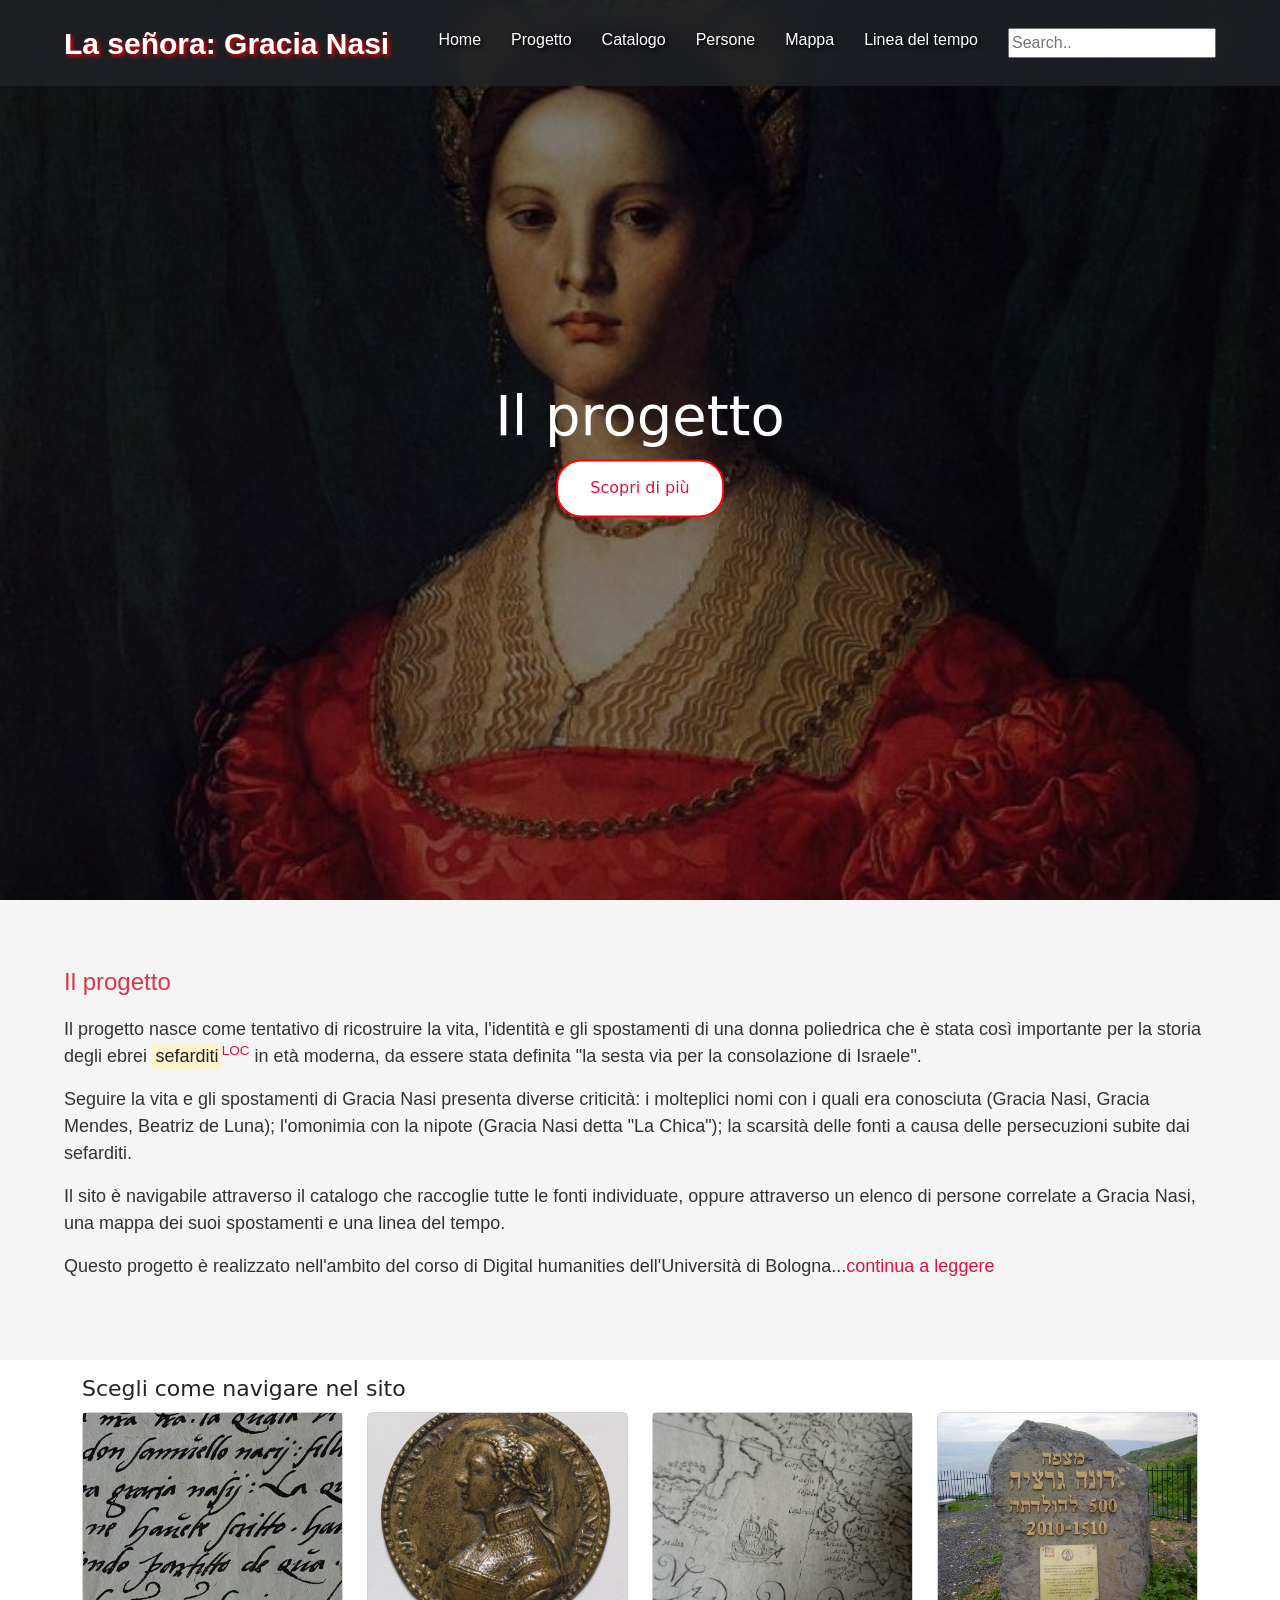
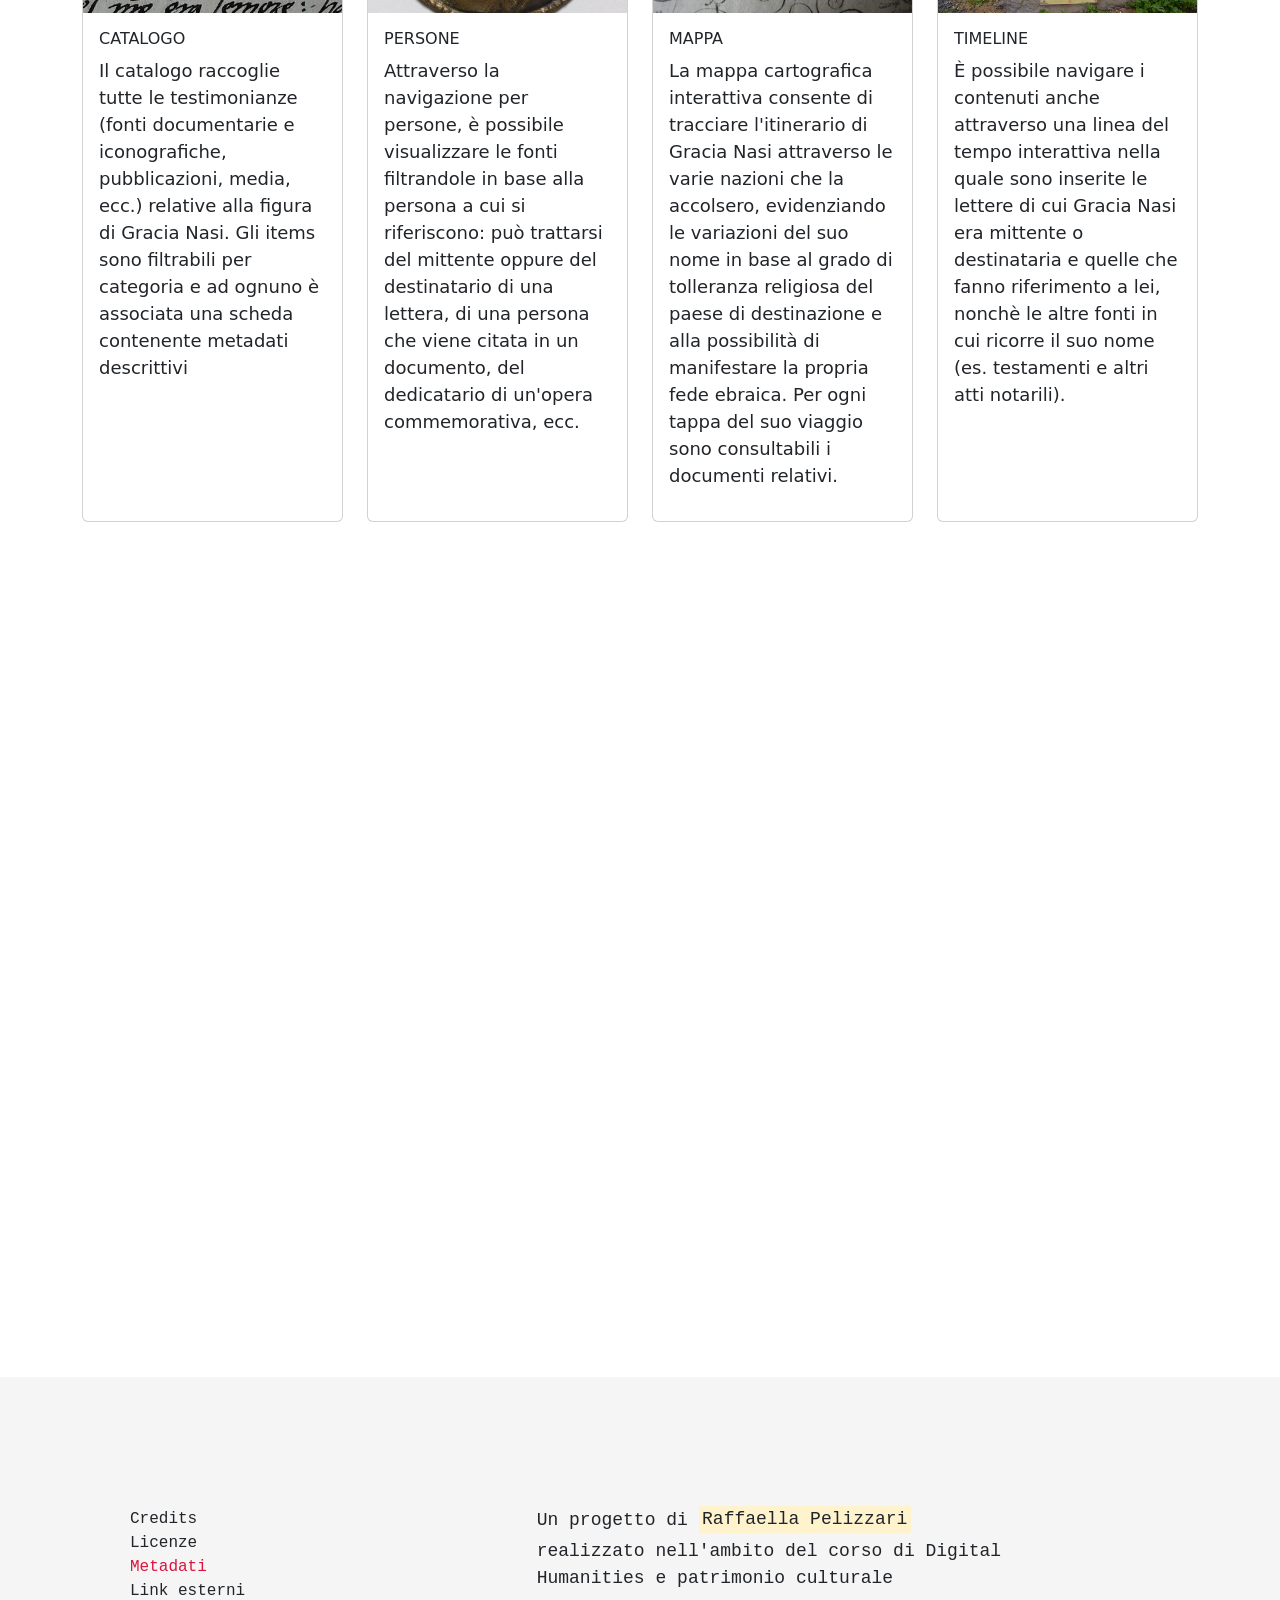
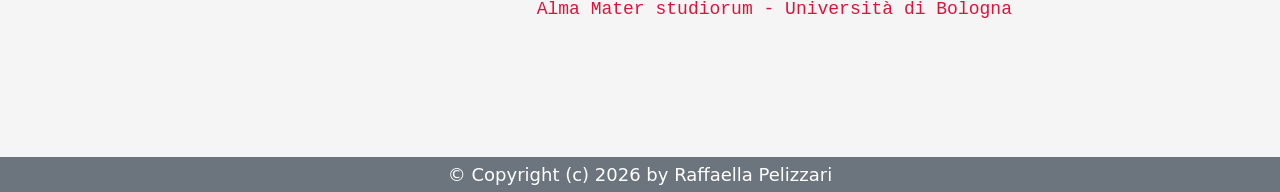
<file: index.html>
<!doctype html>
<html lang="it">

<head>
    <meta charset="utf-8">
    <meta name="viewport" content="width=device-width, initial-scale=1">

    <link rel="schema.DC" href="http://purl.org/dc/elements/1.1/">
    <link rel="schema.DCTERMS" href="http://purl.org/dc/terms/">
    <meta name="DC.title" content="La señora: Gracia Nasi">
    <meta name="DC.creator" content="Raffaella Pelizzari">
    <meta name="DC.subject" content="Gracia Nasi, conversos, ebrei sefarditi, Ferrara, marrani">
    <meta name="DC.description"
        content="Raccolta digitale di fonti documentarie e iconografiche relative alla figura di Gracia Nasi (1510-1569), donna di straordinaria influenza nella storia degli ebrei sefarditi in età moderna.">
    <meta name="DC.publisher" content="Università di Bologna">
    <meta name="DC.date" content="2026">
    <meta name="DC.type" content="Collection">
    <meta name="DC.format" content="text/html">
    <link rel="DC.Identifier" href="https://www.raffaellapelizzari.github.io/gracianasi">
    <meta name="DC.language" content="it">
    <link rel="DC.Coverage" content="Bologna" href="https://sws.geonames.org/3181928/">
    <meta name="DC.rights" content="Open access">

    <link rel="icon" type="image/x-icon" href="img/favicon.ico">
    <!--CSS di Bootstrap-->
    <link href="https://cdn.jsdelivr.net/npm/bootstrap@5.3.8/dist/css/bootstrap.min.css" rel="stylesheet"
        integrity="sha384-sRIl4kxILFvY47J16cr9ZwB07vP4J8+LH7qKQnuqkuIAvNWLzeN8tE5YBujZqJLB" crossorigin="anonymous">
    <link rel="stylesheet" href="css/style.css">

    <title>La se&ntilde;ora: Gracia Nasi</title>
</head>

<body>
    <!--navbar-->
    <header class="main-header sticky-top bg-dark bg-opacity-75">
        <div class="logo">
            La se&ntilde;ora: Gracia Nasi
        </div>
        <nav class="navbar">
            <ul>
                <li><a href="index.html">Home</a></li>
                <li><a href="#progetto">Progetto</a></li>
                <li><a href="catalogo.html">Catalogo</a></li>
                <li><a href="#">Persone</a></li>
                <li><a href="#mappa">Mappa</a></li>
                <li><a href="#">Linea del tempo</a></li>
                <li><input type="text" placeholder="Search.."></li>

            </ul>
        </nav>
    </header>
    <!--hero elements-->
    <section class="hero-image">
        <div class="hero-text">
            <h1>Il progetto</h1>
            <a href="#progetto" class="button">Scopri di più</a>
        </div>
    </section>
    <section id="progetto" class="progetto">
        <p class="text-danger fs-4">Il progetto</p>
        <p>Il progetto nasce come tentativo di ricostruire la vita, l'identità e gli spostamenti di una donna
            poliedrica che è stata così importante per la storia degli ebrei <mark>sefarditi</mark><a
                href="https://lccn.loc.gov/sh85120106" target="_blank"><sup>LOC</sup></a> in età moderna, da essere
            stata definita "la sesta via per la consolazione di Israele".</p>
        <p>Seguire la vita e gli spostamenti di Gracia Nasi presenta diverse criticità: i molteplici nomi con i quali
            era conosciuta (Gracia Nasi, Gracia Mendes, Beatriz de Luna); l'omonimia con la nipote (Gracia Nasi detta
            "La Chica"); la scarsità delle fonti a causa delle persecuzioni subite dai sefarditi.</p>
        <p>Il sito è navigabile attraverso il catalogo che raccoglie tutte le fonti individuate, oppure attraverso un
            elenco di persone correlate a Gracia Nasi, una mappa dei
            suoi spostamenti e una linea del tempo.</p>
        <p>Questo progetto è realizzato nell'ambito del corso di Digital humanities dell'Università di Bologna...<a
                href="#placeholder">continua a leggere</a></p>
    </section>
    <!--cards navigazione-->
    <section class="container pt-3">
        <h2>Scegli come navigare nel sito</h2>
        <div class="row row-cols-md-4 g-4 mb-5">
            <div class="col">
                <div class="card text-start h-100">
                    <img src="img/manoscritto1.jpg" alt="Manoscritto" style="height: 200px; object-fit: cover;">
                    <div class="card-body">
                        <h6><a href="catalogo.html" class="stretched-link text-decoration-none text-dark">CATALOGO</a>
                        </h6>
                        <p>Il catalogo raccoglie tutte le testimonianze (fonti documentarie e iconografiche,
                            pubblicazioni, media, ecc.) relative alla
                            figura di Gracia Nasi. Gli items sono filtrabili per categoria e ad ognuno è associata una
                            scheda contenente metadati descrittivi</p>
                    </div>
                </div>
            </div>
            <div class="col">
                <div class="card text-start h-100">
                    <img src="img/moneta.jpg" alt="Medaglia Gracia Nasi La Chica"
                        style="height: 200px; object-fit: cover;">
                    <div class="card-body">
                        <h6><a href="#" class="stretched-link text-decoration-none text-dark">PERSONE</a></h6>
                        <p>Attraverso la navigazione per persone, è possibile visualizzare le fonti filtrandole in base
                            alla persona a cui si riferiscono: può trattarsi del mittente oppure del destinatario di una
                            lettera, di una persona che viene citata in un documento, del dedicatario di un'opera
                            commemorativa, ecc. </p>
                    </div>
                </div>
            </div>
            <div class="col">
                <div class="card text-start h-100">
                    <img src="img/mappa-estense.jpg" alt="Mappa Estense" style="height: 200px; object-fit: cover;">
                    <div class="card-body">
                        <h6><a href="#mappa" class="stretched-link text-decoration-none text-dark">MAPPA</a></h6>
                        <p>La mappa cartografica interattiva consente di tracciare l'itinerario di Gracia Nasi
                            attraverso le varie nazioni che la accolsero, evidenziando le variazioni del suo nome in
                            base al grado di
                            tolleranza religiosa del paese di destinazione e alla possibilità di manifestare la propria
                            fede ebraica. Per ogni tappa del suo viaggio sono consultabili i documenti relativi.</p>
                    </div>
                </div>
            </div>
            <div class="col">
                <div class="card text-start h-100">
                    <img src="img/lapide.jpg" alt="Pietra commemorativa di Tiberiade"
                        style="height: 200px; object-fit: cover;">
                    <div class="card-body">
                        <h6><a href="#" class="stretched-link text-decoration-none text-dark">TIMELINE</a></h6>
                        <p>È possibile navigare i contenuti anche attraverso una linea del tempo interattiva nella quale
                            sono inserite le lettere di cui
                            Gracia Nasi era mittente o destinataria e quelle che fanno riferimento a lei, nonchè le
                            altre fonti in cui
                            ricorre il suo nome (es. testamenti e altri atti notarili).</p>
                    </div>
                </div>
            </div>
        </div>
        <!--elemento KnightLab-->
        <iframe id="mappa"
            src="https://uploads.knightlab.com/storymapjs/5f4515d0530c7d8f589837993f8225eb/gracia-nasi/index.html"
            alt="mappa degli spostamenti di Gracia Nasi" frameborder="0" width="100%" height="800">
        </iframe>
    </section>
    <section>
        <!--footer-->
        <footer class="footer container-fluid">
            <div class="row">
                <div class="col-sm-4">
                    <ul class="list-unstyled">
                        <li>Credits</li>
                        <li>Licenze</li>
                        <li><a href="dati_gracianasi.html">Metadati</a></li>
                        <li>Link esterni</li>
                    </ul>
                </div>
                <div class="col-sm-6">
                    <p class="mb-1">Un progetto di <mark>Raffaella Pelizzari</mark></p>
                    <p class="mb-1">realizzato nell'ambito del corso di Digital Humanities e patrimonio culturale</p>
                    <p class="mb-1"><a href="http://www.unibo.it" target="_blank"> Alma Mater studiorum - Università di
                            Bologna</a></p>
                </div>
            </div>
        </footer>
        <!--copyright-->
        <div class="container-fluid bg-secondary text-white">
            <p class="mb-0 pb-1 pt-1 text-center">© Copyright (c) 2026 by Raffaella Pelizzari</p>
        </div>
    </section>
    <!-- Javascript di Bootstrap-->
    <script src="https://cdn.jsdelivr.net/npm/bootstrap@5.3.8/dist/js/bootstrap.bundle.min.js"></script>
</body>

</html>
</file>
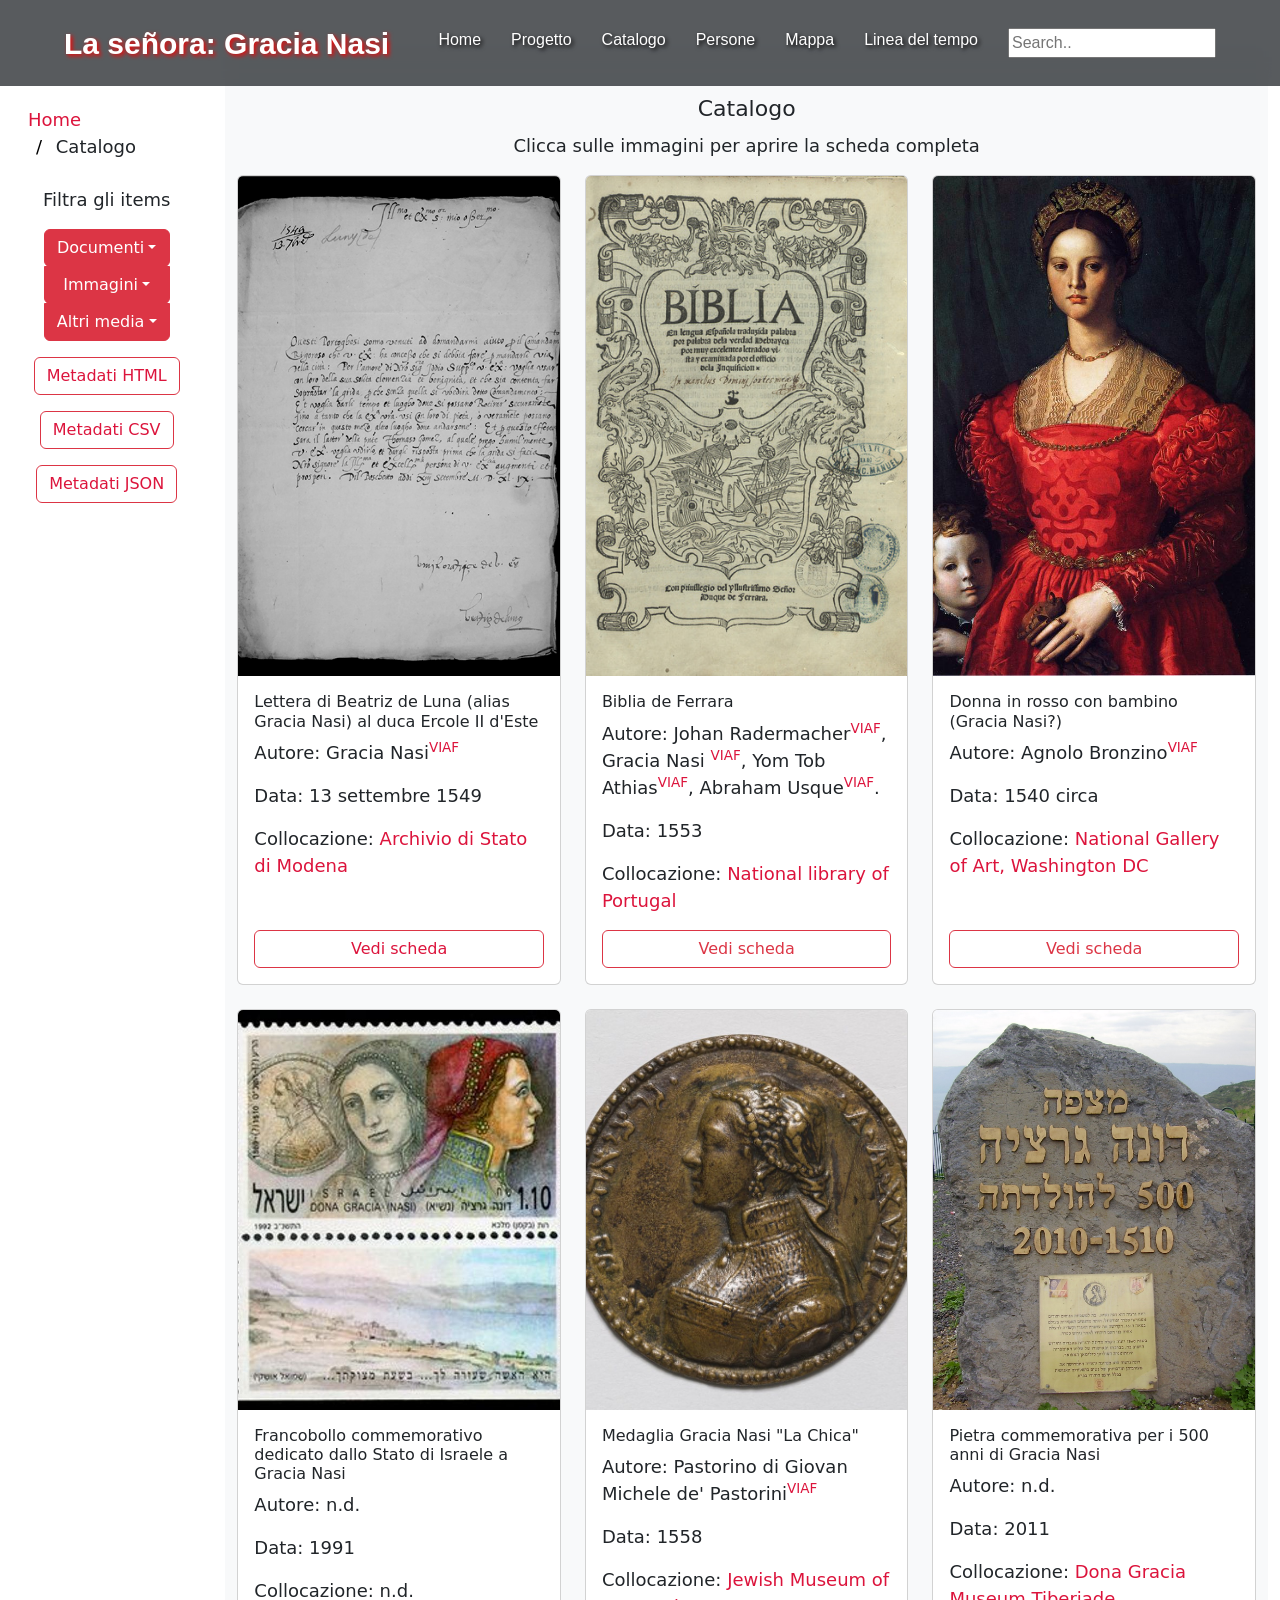
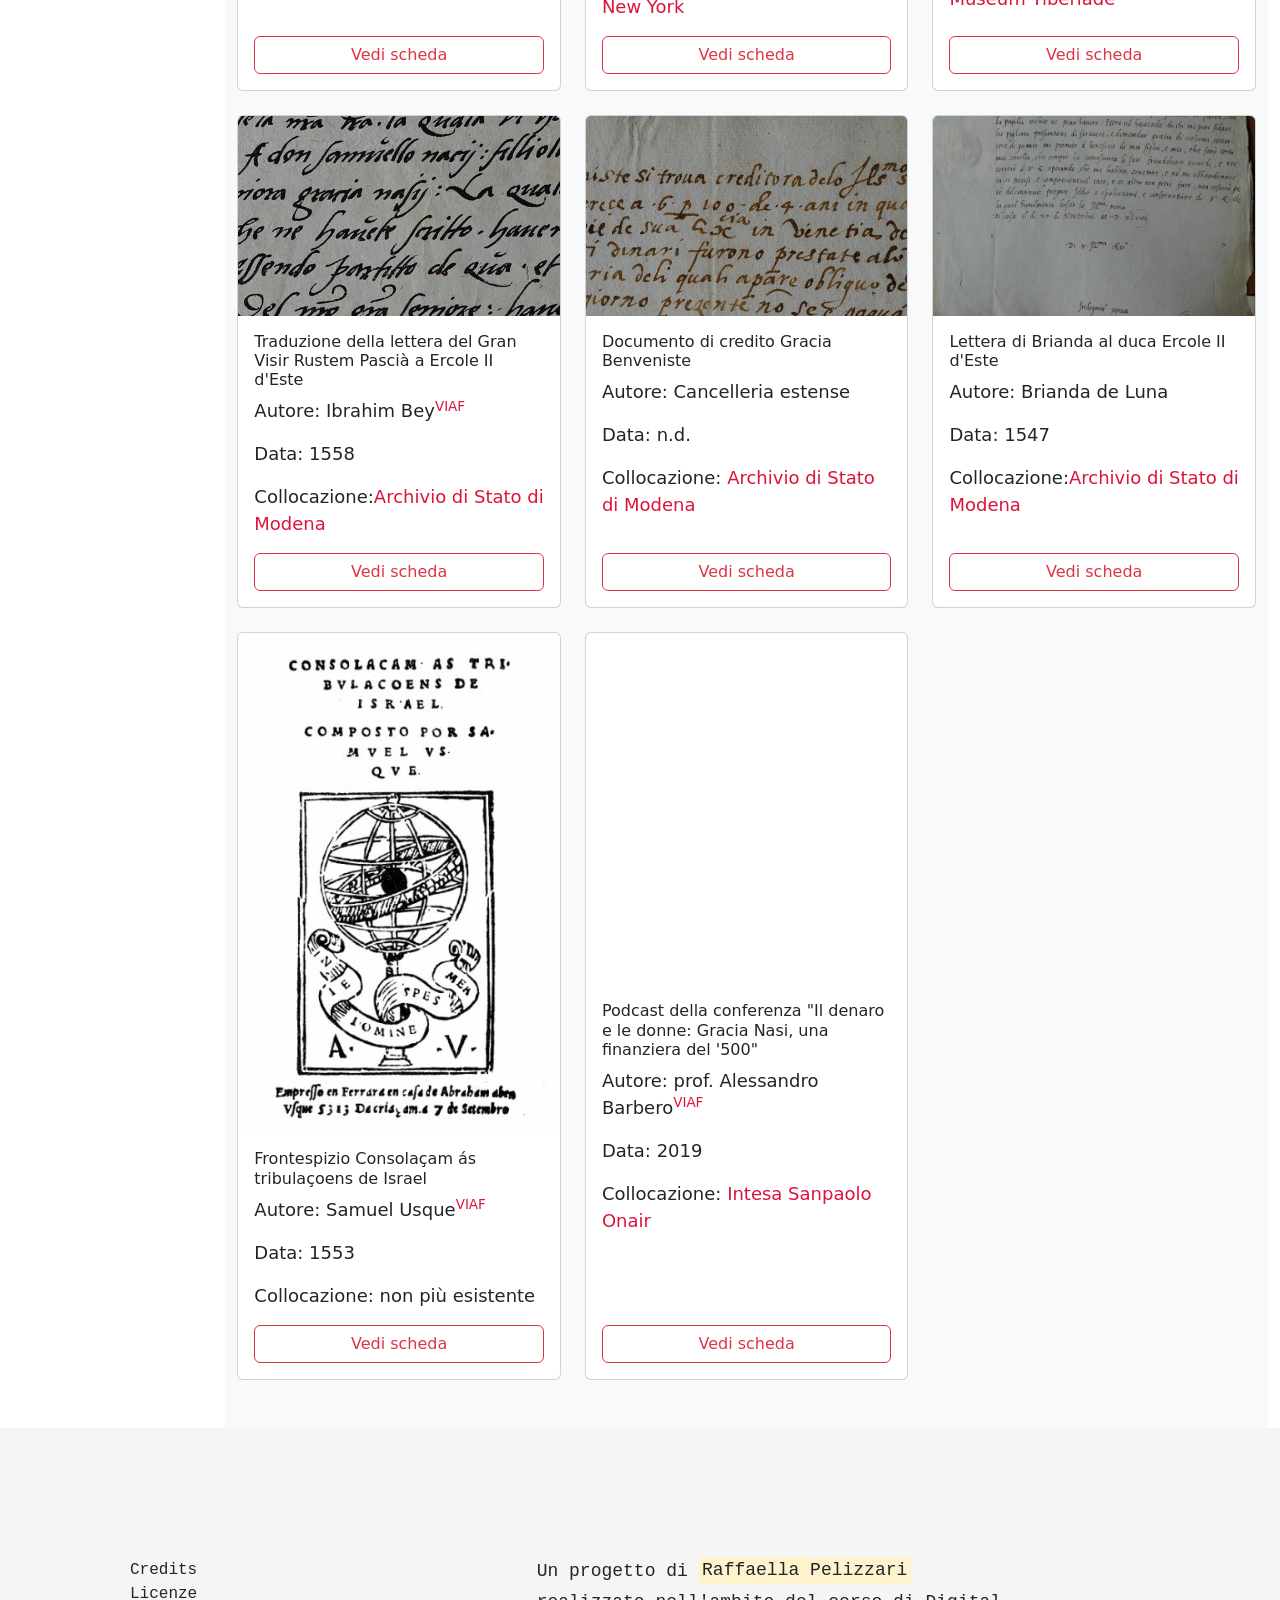
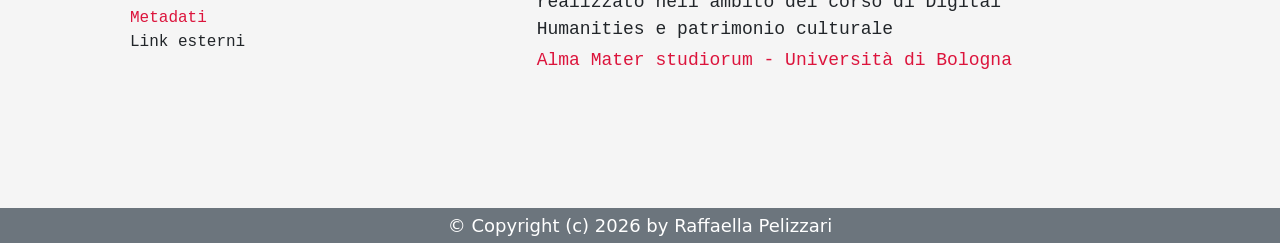
<file: catalogo.html>
<!doctype html>
<html lang="it">

<head>
    <meta charset="utf-8">
    <meta name="viewport" content="width=device-width, initial-scale=1">
    <title>Catalogo - La se&ntilde;ora: Gracia Nasi</title>
    <link rel="icon" type="image/x-icon" href="img/favicon.ico">
    <link href="https://cdn.jsdelivr.net/npm/bootstrap@5.3.8/dist/css/bootstrap.min.css" rel="stylesheet"
        integrity="sha384-sRIl4kxILFvY47J16cr9ZwB07vP4J8+LH7qKQnuqkuIAvNWLzeN8tE5YBujZqJLB" crossorigin="anonymous">
    <link rel="stylesheet" href="css/style.css">
</head>
<body>
    <!--navbar-->
    <header class="main-header sticky-top bg-dark bg-opacity-75">
        <div class="logo">
            La se&ntilde;ora: Gracia Nasi
        </div>
        <nav class="navbar">
            <ul>
                <li><a href="index.html">Home</a></li>
                <li><a href="index.html#progetto">Progetto</a></li>
                <li><a href="catalogo.html">Catalogo</a></li>
                <li><a href="#">Persone</a></li>
                <li><a href="index.html#mappa">Mappa</a></li>
                <li><a href="#">Linea del tempo</a></li>
                <li><input type="text" placeholder="Search.."></li>

            </ul>
        </nav>
    </header>
    <div class="container-fluid text-center">
        <div class="row content pt-5">
             <!--sidenav-->
            <div class="col-md-2 sidenav pt-5">
                <ul class="breadcrumb">
                    <li><a href="index.html">Home</a></li>
                    <li>Catalogo</li>
                </ul>
                <p>Filtra gli items</p>
                <div class="btn-group-vertical">
                    <button type="button" class="btn btn-danger dropdown-toggle"
                        data-bs-toggle="dropdown">Documenti</button>
                    <ul class="dropdown-menu">
                        <li><a class="dropdown-item" href="#">Lettere</a></li>
                        <li><a class="dropdown-item" href="#">Documenti notarili</a></li>
                    </ul>
                    <button type="button" class="btn btn-danger dropdown-toggle"
                        data-bs-toggle="dropdown">Immagini</button>
                    <ul class="dropdown-menu">
                        <li><a class="dropdown-item" href="#">Ritratti</a></li>
                        <li><a class="dropdown-item" href="#">Oggetti commemorativi</a></li>
                    </ul>
                    <button type="button" class="btn btn-danger dropdown-toggle" data-bs-toggle="dropdown">Altri
                        media</button>
                    <ul class="dropdown-menu">
                        <li><a class="dropdown-item" href="#podcast">Podcast</a></li>
                        <li><a class="dropdown-item" href="#">Video</a></li>
                    </ul>
                </div>
                <div class="mt-3">
                    <a href="dati_gracianasi.html" target="_blank" class="btn btn-outline-danger">Metadati HTML</a>
                </div>
                <div class="mt-3">
                    <a href="dati_gracianasi.csv" download="dati_gracianasi.csv" class="btn btn-outline-danger">Metadati
                        CSV</a>
                </div>
                <div class="mt-3">
                    <a href="dati_gracianasi.json" download="dati_gracianasi.json"
                        class="btn btn-outline-danger">Metadati JSON</a>
                </div>
            </div>
            <!--items catalogo-->
            <div class="col-md-10 text-left">
                <main class="bg-body-tertiary pb-5 pt-5">
                    <section class="container-fluid">
                        <h2>Catalogo</h2>
                        <p>Clicca sulle immagini per aprire la scheda completa</p>
                        <div class="row row-cols-md-3 g-4">
                            <div class="col">
                                <div class="card text-start h-100">
                                    <img src="img/lettera-Gracia.jpeg" class="card-img-top"
                                        style="height: 500px; object-fit: cover;"
                                        alt="Lettera di Gracia Nasi al duca Ercole II">
                                    <div class="card-body">
                                        <h6 class="card-title">Lettera di Beatriz de Luna (alias Gracia Nasi) al duca
                                            Ercole II d'Este</h6>
                                        <p class="card-text">Autore: Gracia
                                            Nasi<sup><a href="http://viaf.org/viaf/54950110"
                                                    target="_blank">VIAF</a></sup></p>
                                        <p>Data: 13 settembre 1549</p>
                                        <p>Collocazione: <a href="https://asmo.cultura.gov.it/home"
                                                target="_blank">Archivio di Stato di Modena</a></p>
                                        <a href="item.html" class="btn btn-outline-danger">Vedi scheda</a>
                                    </div>
                                </div>
                            </div>
                            <div class="col">
                                <div class="card text-start h-100">
                                    <img src="img/biblia.jpeg" class="card-img-top"
                                        style="height: 500px; object-fit: cover;" alt="Biblia de Ferrara">
                                    <div class="card-body">
                                        <h6 class="card-title">Biblia de Ferrara</h6>
                                        <p class="card-text">Autore: Johan Radermacher<sup><a
                                                    href="http://viaf.org/viaf/73893881" target="_blank">VIAF</a></sup>,
                                            Gracia Nasi <sup><a href="http://viaf.org/viaf/54950110"
                                                    target="_blank">VIAF</a></sup>,
                                            Yom Tob Athias<sup><a href="http://viaf.org/viaf/297691046"
                                                    target="_blank">VIAF</a></sup>,
                                            Abraham Usque<sup><a href="http://viaf.org/viaf/47822065"
                                                    target="_blank">VIAF</a></sup>.
                                        </p>
                                        <p>Data: 1553</p>
                                        <p>Collocazione: <a href="https://www.bnportugal.gov.pt/"
                                                target="_blank">National library of
                                                Portugal</a></p>
                                        <button type="button" class="btn btn-outline-danger">Vedi scheda</button>
                                    </div>
                                </div>
                            </div>
                            <div class="col">
                                <div class="card text-start h-100">
                                    <img src="img/gracianasi2.jpg" class="card-img-top"
                                        style="height: 500px; object-fit: cover;"
                                        alt="Ritratto di Donna in rosso con bambino (Gracia Nasi?)">
                                    <div class="card-body">
                                        <h6 class="card-title">Donna in rosso con bambino (Gracia Nasi?)</h6>
                                        <p class="card-text">Autore: Agnolo
                                            Bronzino<sup><a href="http://viaf.org/viaf/106963584"
                                                    target="_blank">VIAF</a></sup></p>
                                        <p>Data: 1540 circa</p>
                                        <p>Collocazione: <a href="https://nga.gov" target="_blank">National
                                                Gallery of Art, Washington DC</a></p>
                                        <button type="button" class="btn btn-outline-danger">Vedi scheda</button>
                                    </div>
                                </div>
                            </div>
                            <div class="col">
                                <div class="card text-start h-100">
                                    <img src="img/francobollo.jpg" class="card-img-top"
                                        style="height: 400px; object-fit: cover;"
                                        alt="Francobollo commemorativo Gracia Nasi">
                                    <div class="card-body">
                                        <h6 class="card-title">Francobollo commemorativo dedicato dallo Stato di Israele
                                            a Gracia Nasi</h6>
                                        <p class="card-text">Autore: n.d.</p>
                                        <p>Data: 1991</p>
                                        <p>Collocazione: n.d.</p>
                                        <button type="button" class="btn btn-outline-danger">Vedi scheda</button>
                                    </div>
                                </div>
                            </div>
                            <div class="col">
                                <div class="card text-start h-100">
                                    <img src="img/moneta.jpg" class="card-img-top"
                                        style="height: 400px; object-fit: cover;" alt="Medaglia Gracia Nasi La Chica">
                                    <div class="card-body">
                                        <h6 class="card-title">Medaglia Gracia Nasi "La Chica"</h6>
                                        <p class="card-text">Autore: Pastorino
                                            di Giovan Michele de'
                                            Pastorini<sup><a href="http://viaf.org/viaf/288790463"
                                                    target="_blank">VIAF</a></sup></p>
                                        <p>Data: 1558</p>
                                        <p>Collocazione: <a href="https://thejewishmuseum.org/" target="_blank">Jewish
                                                Museum of New York</a></p>
                                        <button type="button" class="btn btn-outline-danger">Vedi scheda</button>
                                    </div>
                                </div>
                            </div>
                            <div class="col">
                                <div class="card text-start h-100">
                                    <img src="img/lapide.jpg" class="card-img-top"
                                        style="height: 400px; object-fit: cover;"
                                        alt="Lapide commemorativa a Tiberiade">
                                    <div class="card-body">
                                        <h6 class="card-title">Pietra commemorativa per i 500 anni di Gracia Nasi</h6>
                                        <p class="card-text"> Autore: n.d.</p>
                                        <p>Data: 2011</p>
                                        <p>Collocazione: <a
                                                href="https://www.visit-tiberias.com/index.php?dir=site&page=places&op=item&cs=505&langpage=eng&category=11"
                                                target="_blank">Dona Gracia Museum Tiberiade</a>
                                        </p>
                                        <button type="button" class="btn btn-outline-danger">Vedi scheda</button>
                                    </div>
                                </div>
                            </div>
                            <div class="col">
                                <div class="card text-start h-100">
                                    <img src="img/manoscritto1.jpg" class="card-img-top"
                                        style="height: 200px; object-fit: cover;"
                                        alt="Lettera di Rustem Pascià a Ercole II d'Este">
                                    <div class="card-body">
                                        <h6 class="card-title">Traduzione della lettera del Gran Visir Rustem Pascià a
                                            Ercole II d'Este</h6>
                                        <p class="card-text">Autore: Ibrahim
                                            Bey<sup><a href="http://viaf.org/viaf/65075592"
                                                    target="_blank">VIAF</a></sup></p>
                                        <p>Data: 1558</p>
                                        <p>Collocazione:<a href="https://asmo.cultura.gov.it/home"
                                                target="_blank">Archivio di Stato di Modena</a></p>
                                        <button type="button" class="btn btn-outline-danger">Vedi scheda</button>
                                    </div>
                                </div>
                            </div>
                            <div class="col">
                                <div class="card text-start h-100">
                                    <img src="img/manoscritto2.jpg" class="card-img-top"
                                        style="height: 200px; object-fit: cover;"
                                        alt="Documento di credito Gracia Benveniste">
                                    <div class="card-body">
                                        <h6 class="card-title">Documento di credito Gracia Benveniste</h6>
                                        <p class="card-text">Autore: Cancelleria estense</p>
                                        <p>Data: n.d.</p>
                                        <p>Collocazione: <a href="https://asmo.cultura.gov.it/home"
                                                target="_blank">Archivio di Stato di Modena</a></p>
                                        <button type="button" class="btn btn-outline-danger">Vedi scheda</button>
                                    </div>
                                </div>
                            </div>
                            <div class="col">
                                <div class="card text-start h-100">
                                    <img src="img/lettera-Brianda.jpg" class="card-img-top"
                                        style="height: 200px; object-fit: cover;"
                                        alt="Lettera di Brianda al duca Ercole II d'Este">
                                    <div class="card-body">
                                        <h6 class="card-title">Lettera di Brianda al duca Ercole II d'Este</h6>
                                        <p class="card-text">Autore: Brianda de Luna</p>
                                        <p>Data: 1547</p>
                                        <p>Collocazione:<a href="https://asmo.cultura.gov.it/home"
                                                target="_blank">Archivio di Stato di Modena</a></p>
                                        <button type="button" class="btn btn-outline-danger">Vedi scheda</button>
                                    </div>
                                </div>
                            </div>
                            <div class="col">
                                <div class="card text-start h-100">
                                    <img src="img/Consolasam_samuel_usque.jpg" class="card-img-top"
                                        style="height: 500px; object-fit: cover;"
                                        alt="Frontespizio Consolaçam ás tribulaçoens de Israel">
                                    <div class="card-body">
                                        <h6 class="card-title">Frontespizio Consolaçam ás tribulaçoens de Israel</h6>
                                        <p class="card-text">Autore: Samuel Usque<sup><a
                                                    href="http://viaf.org/viaf/78822952" target="_blank">VIAF</a></sup>
                                        </p>
                                        <p>Data: 1553</p>
                                        <p>Collocazione: non più esistente</p>
                                        <button type="button" class="btn btn-outline-danger">Vedi scheda</button>
                                    </div>
                                </div>
                            </div>
                            <div class="col">
                                <div class="card text-start h-100" id="podcast">
                                    <iframe data-testid="embed-iframe" style="border-radius:12px"
                                        src="https://open.spotify.com/embed/episode/7cwwzpoMsXr1oZYniLHvxz?utm_source=generator&si=40664e0b91474097"
                                        width="100%" height="352" frameBorder="0" allowfullscreen=""
                                        allow="autoplay; clipboard-write; encrypted-media; fullscreen; picture-in-picture"
                                        loading="lazy"></iframe>
                                    <div class="card-body">
                                        <h6 class="card-title">Podcast della conferenza "Il denaro e le donne: Gracia
                                            Nasi, una finanziera del '500"</h6>
                                        <p class="card-text">Autore: prof. Alessandro
                                            Barbero<sup><a href="http://viaf.org/viaf/64025408"
                                                    target="_blank">VIAF</a></sup></p>
                                        <p>Data: 2019</p>
                                        <p>Collocazione: <a href="https://pod.link/1521869598" target="_blank">Intesa
                                                Sanpaolo Onair </a></p>
                                        <button type="button" class="btn btn-outline-danger">Vedi scheda</button>
                                    </div>
                                </div>
                            </div>
                        </div>
                    </section>
                </main>
            </div>
        </div>
    </div>
    <section>
        <!--footer-->
        <footer class="footer container-fluid">
            <div class="row">
                <div class="col-sm-4">
                    <ul class="list-unstyled">
                        <li>Credits</li>
                        <li>Licenze</li>
                        <li><a href="dati_gracianasi.html">Metadati</a></li>
                        <li>Link esterni</li>
                    </ul>
                </div>
                <div class="col-sm-6">
                    <p class="mb-1">Un progetto di <mark>Raffaella Pelizzari</mark></p>
                    <p class="mb-1">realizzato nell'ambito del corso di Digital Humanities  e patrimonio culturale</p>
                    <p class="mb-1"><a href="http://www.unibo.it" target="_blank"> Alma Mater studiorum - Università di
                            Bologna</a></p>
                </div>
            </div>
        </footer>
        <!--copyright-->
        <div class="container-fluid bg-secondary text-white">
            <p class="mb-0 pb-1 pt-1 text-center">© Copyright (c) 2026 by Raffaella Pelizzari</p>
        </div>
    </section>
    <!--Javascript di Bootstrap-->
    <script src="https://cdn.jsdelivr.net/npm/bootstrap@5.3.8/dist/js/bootstrap.bundle.min.js"></script>
</body>

</html>
</file>
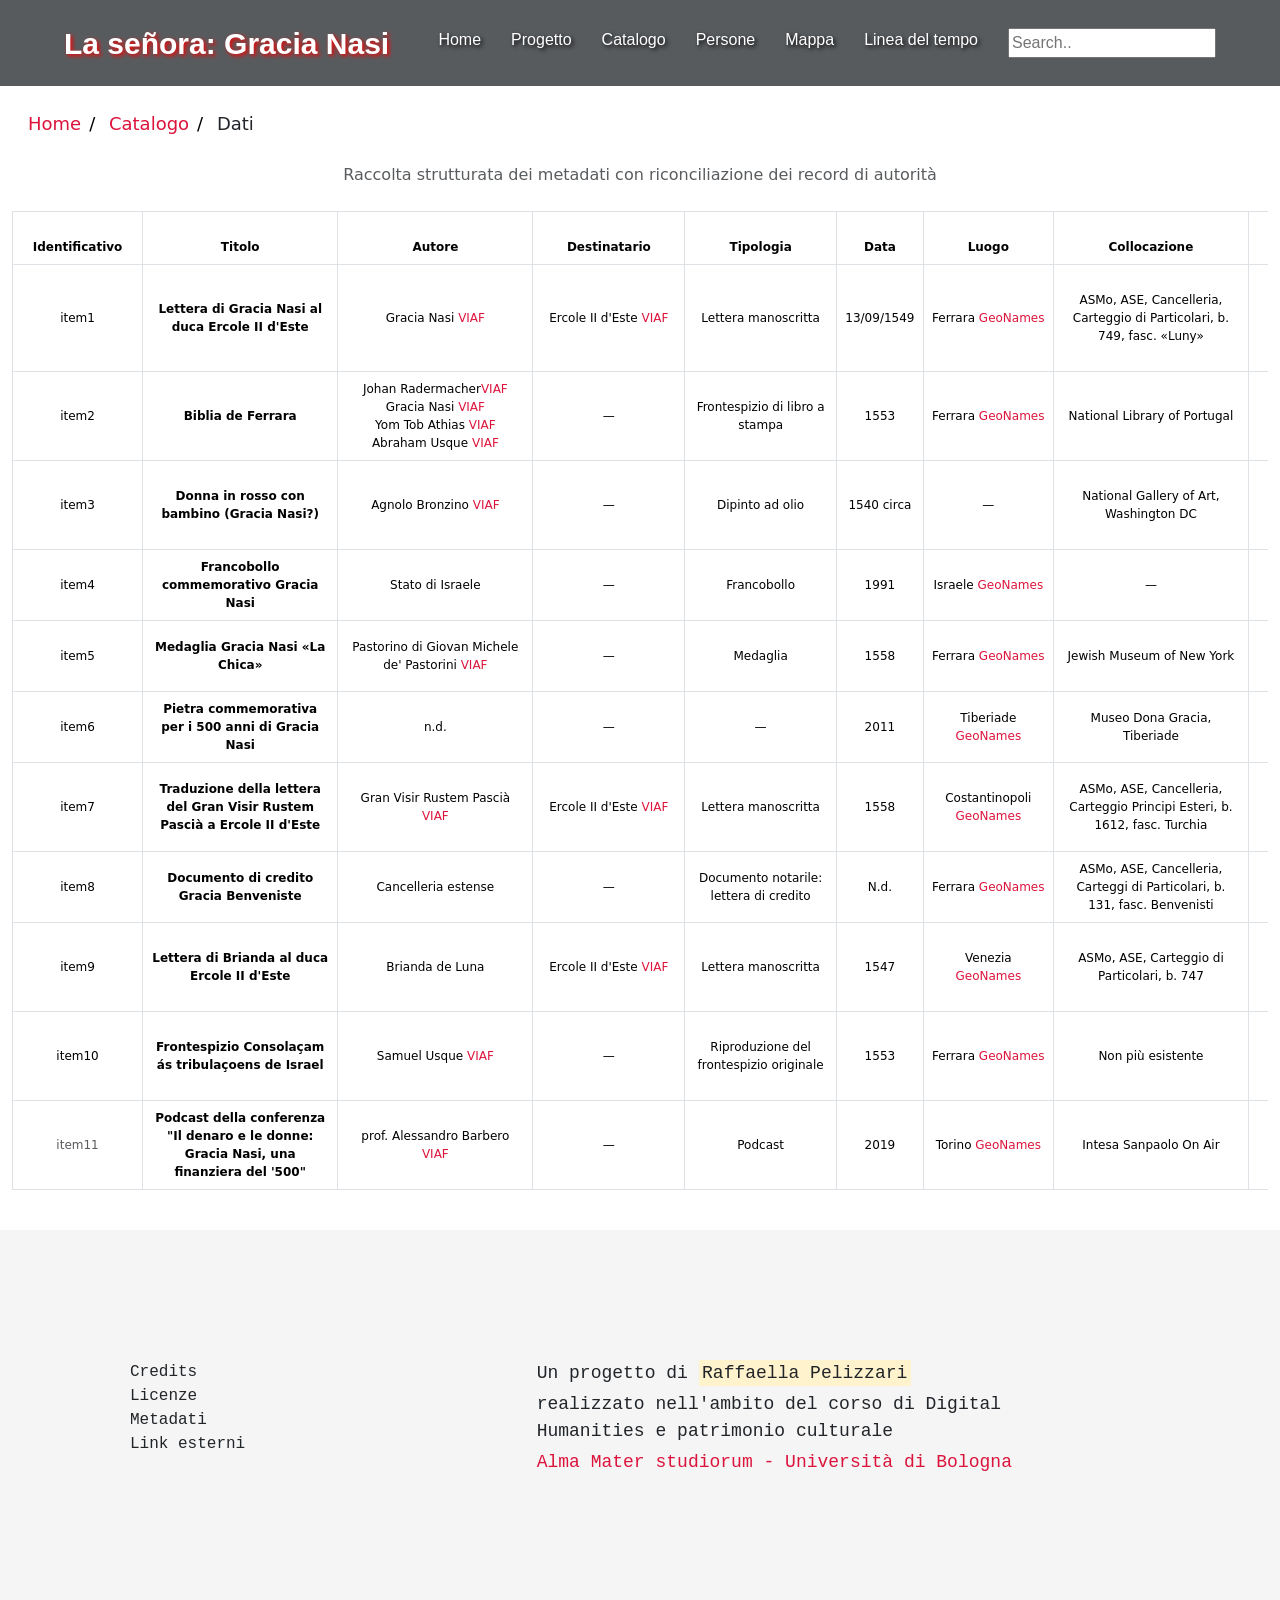
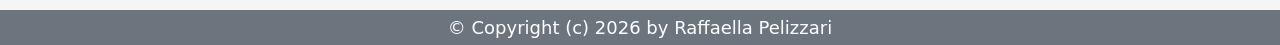
<file: dati_gracianasi.html>
<!doctype html>
<html lang="it">

<head>
    <meta charset="utf-8">
    <meta name="viewport" content="width=device-width, initial-scale=1">
    <title>Dati - La señora: Gracia Nasi</title>
    <link rel="icon" type="image/x-icon" href="img/favicon.ico">
    <link href="https://cdn.jsdelivr.net/npm/bootstrap@5.3.8/dist/css/bootstrap.min.css" rel="stylesheet"
        integrity="sha384-sRIl4kxILFvY47J16cr9ZwB07vP4J8+LH7qKQnuqkuIAvNWLzeN8tE5YBujZqJLB" crossorigin="anonymous">
    <link rel="stylesheet" href="css/style.css">
</head>

<body>
    <!--navbar-->
    <header class="main-header sticky-top bg-dark bg-opacity-75">
        <div class="logo">
            La se&ntilde;ora: Gracia Nasi
        </div>
        <nav class="navbar">
            <ul>
                <li><a href="index.html">Home</a></li>
                <li><a href="index.html#progetto">Progetto</a></li>
                <li><a href="catalogo.html">Catalogo</a></li>
                <li><a href="#">Persone</a></li>
                <li><a href="index.html#mappa">Mappa</a></li>
                <li><a href="#">Linea del tempo</a></li>
                <li><input type="text" placeholder="Search.."></li>

            </ul>
        </nav>
    </header>
    <!--breadcrumb-->
    <div class="container-fluid text-center" style="margin-top: 100px">
        <div class="row content">
            <div class="col-md-12">
                <ul class="breadcrumb">
                    <li><a href="index.html">Home</a></li>
                    <li><a href="catalogo.html">Catalogo</a></li>
                    <li>Dati</li>
                </ul>
                <span class="mx-auto text-muted">Raccolta strutturata dei metadati con riconciliazione dei record di
                    autorità</span>
            </div>
            <!--tabella-->
            <main class="container-fluid py-4">
                <div class="table-responsive">
                    <table class="table table-bordered table-hover table-dati table-md align-middle"
                        style="table-layout: fixed; width: 190%;">
                        <colgroup>
                            <col style="width: 6%"> <!-- Identificativo -->
                            <col style="width: 9%"> <!-- Titolo -->
                            <col style="width: 9%"> <!-- Autore -->
                            <col style="width: 7%"> <!-- Destinatario -->
                            <col style="width: 7%"> <!-- Tipologia -->
                            <col style="width: 4%"> <!-- Data -->
                            <col style="width: 6%"> <!-- Luogo -->
                            <col style="width: 9%"> <!-- Collocazione -->
                            <col style="width: 7%"> <!-- Traduttore / Contributore -->
                            <col style="width: 5%"> <!-- Versione digitale -->
                            <col style="width: 5%"> <!-- Editore -->
                            <col style="width: 5%"> <!-- Copertura -->
                            <col style="width: 5%"> <!-- Diritti -->
                            <col style="width: 14%"> <!-- Descrizione -->
                            <col style="width: 12%"> <!-- Immagine -->
                        </colgroup>
                        <thead>
                            <tr>
                                <th>Identificativo</th>
                                <th>Titolo</th>
                                <th>Autore</th>
                                <th>Destinatario</th>
                                <th>Tipologia</th>
                                <th>Data</th>
                                <th>Luogo</th>
                                <th>Collocazione</th>
                                <th>Traduttore / Contributore</th>
                                <th>Versione digitale</th>
                                <th>Editore</th>
                                <th>Copertura</th>
                                <th>Diritti</th>
                                <th>Descrizione</th>
                                <th>Immagine</th>
                            </tr>
                        </thead>
                        <tbody>
                            <tr>
                                <td>item1</td>
                                <td><strong>Lettera di Gracia Nasi al duca Ercole II d'Este</strong></td>
                                <td>
                                    Gracia Nasi
                                    <a href="http://viaf.org/viaf/54950110" target="_blank">VIAF</a>
                                </td>
                                <td>
                                    Ercole II d'Este
                                    <a href="http://viaf.org/viaf/62395237" target="_blank">VIAF</a>
                                </td>
                                <td>Lettera manoscritta</td>
                                <td>13/09/1549</td>
                                <td>
                                    Ferrara
                                    <a href="https://www.geonames.org/6542120/ferrara.html" target="_blank">GeoNames</a>
                                </td>
                                <td>ASMo, ASE, Cancelleria, Carteggio di Particolari, b.
                                    749, fasc. «Luny»</td>
                                <td>Raffaella Pelizzari (contributore)</td>
                                <td><a href="https://muse.jhu.edu/article/944939/" target="_blank">MUSE</a></td>
                                <td>Università di Bologna</td>
                                <td>
                                    Bologna
                                    <a href="https://sws.geonames.org/3181928/" target="_blank">GeoNames</a>
                                </td>
                                <td>Open access</td>
                                <td>Lettera scritta da Doña Gracia al duca Ercole II d'Este che
                                    illustra come la comunità dei conversos cercò attivamente il suo aiuto quando
                                    venne decretata la loro espulsione da Ferrara per la peste.</span></td>
                                <td>lettera-Gracia.jpeg</td>
                            </tr>

                            <tr>
                                <td>item2</td>
                                <td><strong>Biblia de Ferrara</strong></td>
                                <td>
                                    Johan Radermacher<a href="http://viaf.org/viaf/73893881"
                                        target="_blank">VIAF</a><br>
                                    Gracia Nasi
                                    <a href="http://viaf.org/viaf/54950110" target="_blank">VIAF</a><br>
                                    Yom Tob Athias
                                    <a href="http://viaf.org/viaf/297691046" target="_blank">VIAF</a><br>
                                    Abraham Usque
                                    <a href="http://viaf.org/viaf/47822065" target="_blank">VIAF</a>
                                </td>
                                <td>—</td>
                                <td>Frontespizio di libro a stampa</td>
                                <td>1553</td>
                                <td>
                                    Ferrara
                                    <a href="https://www.geonames.org/6542120/ferrara.html" target="_blank">GeoNames</a>
                                </td>
                                <td>National Library of Portugal</td>
                                <td>
                                    Abraham Usque (traduttore)
                                    <a href="http://viaf.org/viaf/297691046" target="_blank">VIAF</a><br>
                                    Raffaella Pelizzari (contributore)
                                </td>
                                <td><a href="https://www.europeana.eu/it/item/10501/bib_rnod_37832"
                                        target="_blank">Europeana</a></td>
                                <td>Università di Bologna</td>
                                <td>
                                    Bologna
                                    <a href="https://sws.geonames.org/3181928/" target="_blank">GeoNames</a>
                                </td>
                                <td>Public domain</td>
                                <td>La Biblia en lengua española stampata a Ferrara tra il 1551
                                    e il 1553. Il frontespizio presenta l'immagine di una nave alla deriva, figura
                                    che rispecchia l'odissea degli esuli.</td>
                                <td>biblia.jpeg</td>
                            </tr>

                            <tr>
                                <td>item3</td>
                                <td><strong>Donna in rosso con bambino (Gracia Nasi?)</strong></td>
                                <td>
                                    Agnolo Bronzino
                                    <a href="http://viaf.org/viaf/106963584" target="_blank">VIAF</a>
                                </td>
                                <td>—</td>
                                <td>Dipinto ad olio</td>
                                <td>1540 circa</td>
                                <td>—</td>
                                <td>National Gallery of Art, Washington DC</td>
                                <td>Raffaella Pelizzari (contributore)</td>
                                <td><a href="https://upload.wikimedia.org/wikipedia/commons/e/ec/Agnolo_Bronzino_-_A_Young_Woman_and_Her_Little_Boy_-_Google_Art_Project.jpg"
                                        target="_blank">Wikimedia</a></td>
                                <td>Università di Bologna</td>
                                <td>
                                    Bologna
                                    <a href="https://sws.geonames.org/3181928/" target="_blank">GeoNames</a>
                                </td>
                                <td>Public domain</td>
                                <td>La donna ritratta nel dipinto molto probabilmente non è
                                    Gracia Nasi ma per molto tempo si è ritenuto che questo fosse l'unica immagine
                                    esistente della Senora.</td>
                                <td>gracianasi2.jpg
                                </td>
                            </tr>


                            <tr>
                                <td>item4</td>
                                <td><strong>Francobollo commemorativo Gracia Nasi</strong></td>
                                <td>Stato di Israele</td>
                                <td>—</td>
                                <td>Francobollo</td>
                                <td>1991</td>
                                <td>
                                    Israele
                                    <a href="https://www.geonames.org/294640/state-of-israel.html"
                                        target="_blank">GeoNames</a>
                                </td>
                                <td>—</td>
                                <td>Raffaella Pelizzari (contributore)</td>
                                <td><a href="https://images.forwardcdn.com/image/675x/center/images/cropped/b-51612dona-gracianasi-1425722679.jpg"
                                        target="_blank">link</a></td>
                                <td>Università di Bologna</td>
                                <td>
                                    Bologna
                                    <a href="https://sws.geonames.org/3181928/" target="_blank">GeoNames</a>
                                </td>
                                <td>Public domain</td>
                                <td>Francobollo commemorativo emesso dallo stato di Israele nel
                                    1991</td>
                                <td>francobollo.jpg</td>
                            </tr>

                            <tr>
                                <td>item5</td>
                                <td><strong>Medaglia Gracia Nasi «La Chica»</strong></td>
                                <td>
                                    Pastorino di Giovan Michele de' Pastorini
                                    <a href="http://viaf.org/viaf/288790463" target="_blank">VIAF</a>
                                </td>
                                <td>—</td>
                                <td>Medaglia</td>
                                <td>1558</td>
                                <td>
                                    Ferrara
                                    <a href="https://www.geonames.org/6542120/ferrara.html" target="_blank">GeoNames</a>
                                </td>
                                <td>Jewish Museum of New York</td>
                                <td>Raffaella Pelizzari (contributore)</td>
                                <td><a href="https://upload.wikimedia.org/wikipedia/commons/9/9c/Gracianasimedal.jpg"
                                        target="_blank">Wikimedia</a></td>
                                <td>Università di Bologna</td>
                                <td>
                                    Bologna
                                    <a href="https://sws.geonames.org/3181928/" target="_blank">GeoNames</a>
                                </td>
                                <td>Public domain</td>
                                <td>Medaglia raffigurativa di Gracia Nasi «La Chica», il più
                                    antico esempio conosciuto con soggetto ebraico e iscrizione in ebraico.
                                </td>
                                <td>moneta.jpg
                                </td>
                            </tr>


                            <tr>
                                <td>item6</td>
                                <td><strong>Pietra commemorativa per i 500 anni di Gracia Nasi</strong></td>
                                <td>n.d.</td>
                                <td>—</td>
                                <td>—</td>
                                <td>2011</td>
                                <td>
                                    Tiberiade
                                    <a href="https://www.geonames.org/293322/tiberias.html" target="_blank">GeoNames</a>
                                </td>
                                <td>Museo Dona Gracia, Tiberiade</td>
                                <td>Raffaella Pelizzari (contributore)</td>
                                <td><a href="https://upload.wikimedia.org/wikipedia/commons/9/9e/PikiWiki_Israel_11851_dona_gracia_lookout_tiberias.jpg"
                                        target="_blank">Wikimedia</a></td>
                                <td>Università di Bologna</td>
                                <td>
                                    Bologna
                                    <a href="https://sws.geonames.org/3181928/" target="_blank">GeoNames</a>
                                </td>
                                <td>Creative Commons</td>
                                <td>Pietra e targa commemorative per i 500 anni di Gracia Nasi
                                    davanti al museo a lei dedicato a Tiberiade (Israele)</td>
                                <td>lapide.jpg
                                </td>
                            </tr>


                            <tr>
                                <td>item7</td>
                                <td><strong>Traduzione della lettera del Gran Visir Rustem Pascià a Ercole II
                                        d'Este</strong></td>
                                <td>
                                    Gran Visir Rustem Pascià
                                    <a href="http://viaf.org/viaf/271983444" target="_blank">VIAF</a>
                                </td>
                                <td>
                                    Ercole II d'Este
                                    <a href="http://viaf.org/viaf/62395237" target="_blank">VIAF</a>
                                </td>
                                <td>Lettera manoscritta</td>
                                <td>1558</td>
                                <td>
                                    Costantinopoli
                                    <a href="https://www.geonames.org/745044/istanbul.html" target="_blank">GeoNames</a>
                                </td>
                                <td><span class="collocazione-text">ASMo, ASE, Cancelleria, Carteggio Principi Esteri,
                                        b. 1612, fasc. Turchia</td>
                                <td>
                                    Ibrahim Bey (traduttore)<br>
                                    Raffaella Pelizzari (contributore)
                                </td>
                                <td><a href="https://www.filodiritto.com/sites/default/files/styles/xl/public/2021-04/foto_10_asmo_ase_cancelleria_carteggio_di_principi_esteri_b._1612_fasc._turchia_particolare_della_traduzione_di_ibrahim_bey.jpg?itok=sgHSL3Pb"
                                        target="_blank">Filodritto</a></td>
                                <td>Università di Bologna</td>
                                <td>
                                    Bologna
                                    <a href="https://sws.geonames.org/3181928/" target="_blank">GeoNames</a>
                                </td>
                                <td>Archivio di Stato di Modena</td>
                                <td>Traduzione ufficiale in italiano della lettera del Gran
                                    Visir Rustem Pascià, redatta presso la cancelleria di Costantinopoli da Ibrahim
                                    Bey</td>
                                <td>manoscritto1.jpg</td>
                            </tr>


                            <tr>
                                <td>item8</td>
                                <td><strong>Documento di credito Gracia Benveniste</strong></td>
                                <td>Cancelleria estense</td>
                                <td>—</td>
                                <td>Documento notarile: lettera di credito</td>
                                <td>N.d.</td>
                                <td>
                                    Ferrara
                                    <a href="https://www.geonames.org/6542120/ferrara.html" target="_blank">GeoNames</a>
                                </td>
                                <td>ASMo, ASE, Cancelleria, Carteggi di Particolari, b.
                                    131, fasc. Benvenisti</td>
                                <td>Raffaella Pelizzari (contributore)</td>
                                <td><a href="https://www.filodiritto.com/sites/default/files/styles/lg/public/2021-04/foto_11_asmo_ase_cancelleria_carteggi_di_particolari_b._131_fasc._benvenisti.jpg?itok=S14jvWRD"
                                        target="_blank">Filodritto</a></td>
                                <td>Università di Bologna</td>
                                <td>
                                    Bologna
                                    <a href="https://sws.geonames.org/3181928/" target="_blank">GeoNames</a>
                                </td>
                                <td>Archivio di Stato di Modena</td>
                                <td>Memoria che certifica che Beatrice «La Chica» (in ebraico
                                    Gracia Benvenisti) era creditrice del Duca per la somma di 10.600 scudi
                                    d'oro</td>
                                <td>manoscritto2.jpg</td>
                            </tr>


                            <tr>
                                <td>item9</td>
                                <td><strong>Lettera di Brianda al duca Ercole II d'Este</strong></td>
                                <td>
                                    Brianda de Luna

                                </td>
                                <td>
                                    Ercole II d'Este
                                    <a href="http://viaf.org/viaf/62395237" target="_blank">VIAF</a>
                                </td>
                                <td>Lettera manoscritta</td>
                                <td>1547</td>
                                <td>
                                    Venezia
                                    <a href="https://www.geonames.org/3164603/venice.html" target="_blank">GeoNames</a>
                                </td>
                                <td>ASMo, ASE, Carteggio di Particolari, b. 747
                                </td>
                                <td>Raffaella Pelizzari (contributore)</td>
                                <td><a href="https://www.filodiritto.com/sites/default/files/styles/lg/public/2021-04/foto_3_asmo_ase_carteggio_di_particolari_b._747_particolare_di_una_lettera_di_brianda_de_luna_del_1547.jpg?itok=-6KjdNbD"
                                        target="_blank">Filodritto</a></td>
                                <td>Università di Bologna</td>
                                <td>
                                    Bologna
                                    <a href="https://sws.geonames.org/3181928/" target="_blank">GeoNames</a>
                                </td>
                                <td>Archivio di Stato di Modena</td>
                                <td>Lettera di Brianda de Luna al duca Ercole II d'Este nella
                                    quale richiede la sua mediazione nel contenzioso con la sorella, nell'imminenza
                                    della partenza da Venezia per Ferrara</td>
                                <td>lettera-Brianda.jpg</td>
                            </tr>


                            <tr>
                                <td>item10</td>
                                <td><strong>Frontespizio Consolaçam ás tribulaçoens de Israel</strong></td>
                                <td>
                                    Samuel Usque
                                    <a href="http://viaf.org/viaf/78822952" target="_blank">VIAF</a>
                                </td>
                                <td>—</td>
                                <td>Riproduzione del frontespizio originale</td>
                                <td>1553</td>
                                <td>
                                    Ferrara
                                    <a href="https://www.geonames.org/6542120/ferrara.html" target="_blank">GeoNames</a>
                                </td>
                                <td>Non più esistente</td>
                                <td>Raffaella Pelizzari (contributore)</td>
                                <td><a href="https://it.wikipedia.org/wiki/Samuel_Usque#/media/File:Consolasam_samuel_usque.jpg"
                                        target="_blank">Wikipedia</a></td>
                                <td>Università di Bologna</td>
                                <td>
                                    Bologna
                                    <a href="https://sws.geonames.org/3181928/" target="_blank">GeoNames</a>
                                </td>
                                <td>Public domain</td>
                                <td>Riproduzione del frontespizio della prima edizione del
                                    testo, andata perduta. Gracia Nasi, a cui l'opera è dedicata, è definita la
                                    sesta via per la consolazione di Israele</td>
                                <td>consolacam_samuel_usque.jpg</td>
                            </tr>

                            <tr>
                                <td class="text-muted">item11</td>
                                <td><strong>Podcast della conferenza "Il denaro e le donne: Gracia Nasi, una finanziera
                                        del '500"</strong></td>
                                <td>
                                    prof. Alessandro Barbero
                                    <a href="http://viaf.org/viaf/64025408" target="_blank">VIAF</a>
                                </td>
                                <td>—</td>
                                <td>Podcast</td>
                                <td>2019</td>
                                <td>
                                    Torino
                                    <a href="https://www.geonames.org/3165525/torino.html" target="_blank">GeoNames</a>
                                </td>
                                <td>Intesa Sanpaolo On Air</td>
                                <td>Raffaella Pelizzari (contributore)</td>
                                <td><a href="https://pod.link/1521869598" target="_blank">link</a></td>
                                <td>Università di Bologna</td>
                                <td>
                                    Bologna
                                    <a href="https://sws.geonames.org/3181928/" target="_blank">GeoNames</a>
                                </td>
                                <td>Intesa Sanpaolo 2019</td>
                                <td>Podcast sulla figura di Gracia Nasi. Seconda conferenza del
                                    ciclo "Tre lezioni di Alessandro Barbero", organizzato da Intesa Sanpaolo e
                                    svoltosi nell'omonimo Grattacielo, a Torino</td>
                                <td>—</td>
                            </tr>
                        </tbody>
                    </table>
                </div>
            </main>
        </div>
    </div>
    <section>
        <!--footer-->
        <footer class="footer container-fluid">
            <div class="row">
                <div class="col-sm-4">
                    <ul class="list-unstyled">
                        <li>Credits</li>
                        <li>Licenze</li>
                        <li>Metadati</li>
                        <li>Link esterni</li>
                    </ul>
                </div>
                <div class="col-sm-6">
                    <p class="mb-1">Un progetto di <mark>Raffaella Pelizzari</mark></p>
                    <p class="mb-1">realizzato nell'ambito del corso di Digital Humanities e patrimonio culturale</p>
                    <p class="mb-1"><a href="http://www.unibo.it" target="_blank">Alma Mater studiorum - Università di
                            Bologna</a></p>
                </div>
            </div>
        </footer>
        <!--copyright-->
        <div class="container-fluid bg-secondary text-white">
            <p class="mb-0 pb-1 pt-1 text-center">© Copyright (c) 2026 by Raffaella Pelizzari</p>
        </div>
    </section>
    <!--Javascript di Bootstrap-->
    <script src="https://cdn.jsdelivr.net/npm/bootstrap@5.3.8/dist/js/bootstrap.bundle.min.js"></script>
</body>

</html>
</file>
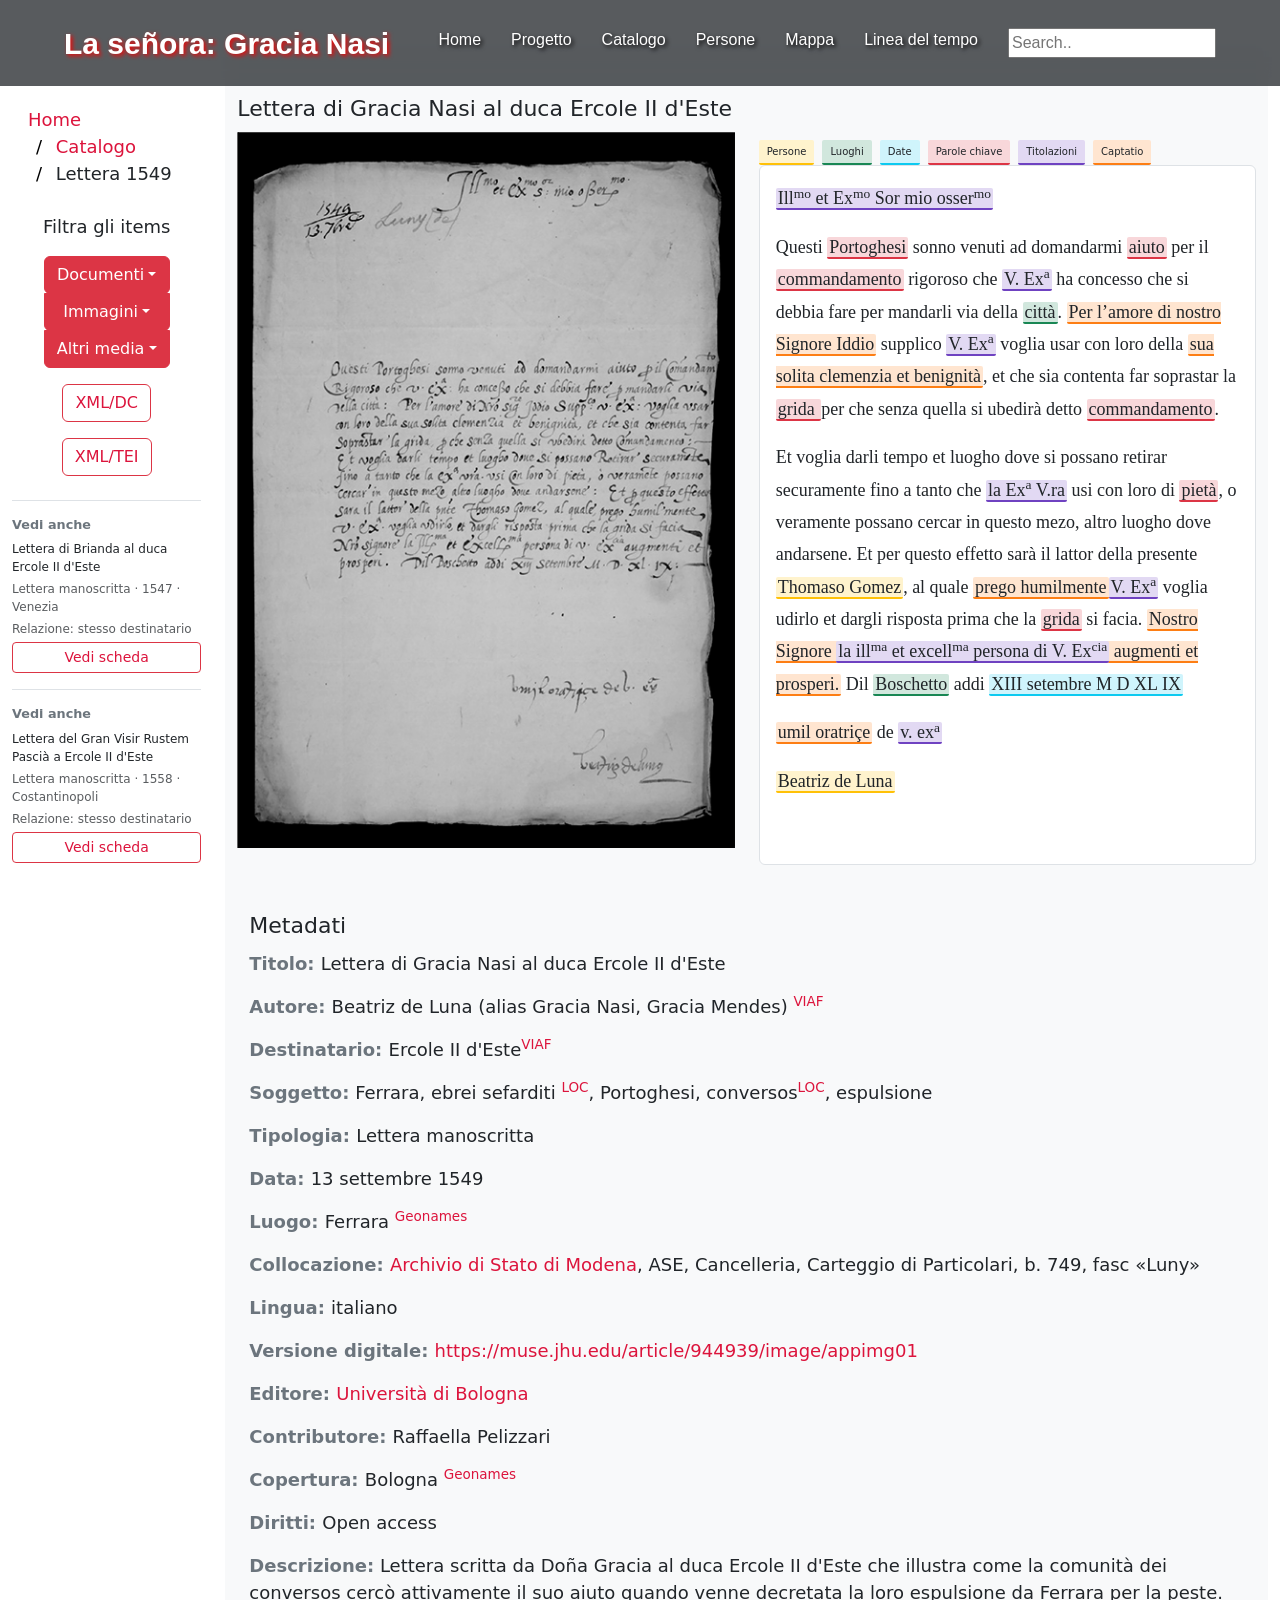
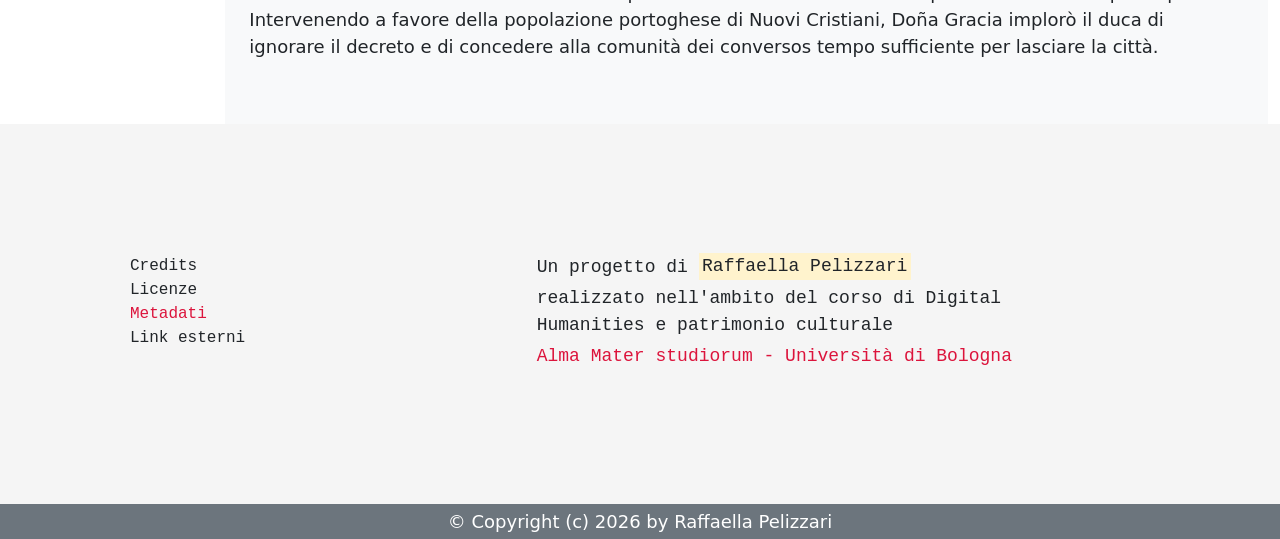
<file: item.html>
<!doctype html>
<html lang="it">

<head>
    <meta charset="utf-8">
    <meta name="viewport" content="width=device-width, initial-scale=1">
    <title>Lettera 1549 - La se&ntilde;ora: Gracia Nasi</title>
    <link rel="icon" type="image/x-icon" href="img/favicon.ico">
    <!--CSS di Bootstrap-->
    <link href="https://cdn.jsdelivr.net/npm/bootstrap@5.3.8/dist/css/bootstrap.min.css" rel="stylesheet"
        integrity="sha384-sRIl4kxILFvY47J16cr9ZwB07vP4J8+LH7qKQnuqkuIAvNWLzeN8tE5YBujZqJLB" crossorigin="anonymous">
    <link rel="stylesheet" href="css/style.css">
    <!-- Dublin Core Metadata -->
    <link rel="schema.DC" href="http://purl.org/dc/elements/1.1/">
    <link rel="schema.DCTERMS" href="http://purl.org/dc/terms/">
    <meta name="DC.title" content="Lettera di Gracia Nasi al duca Ercole II del 13 settembre 1549">
    <meta name="DC.creator" content="Gracia Nasi">
    <meta name="DC.subject" content="conversos, ebrei sefarditi, Ferrara, marrani, criptogiudei">
    <meta name="DC.description"
        content="Lettera manoscritta di intercessione di Gracia Nasi presso il duca Ercole II per la cacciata dei portoghesi da Ferrara">
    <meta name="DC.publisher" content="Archivio di Stato di Modena">
    <meta name="DC.date" content="1549-09-13">
    <meta name="DC.type" content="Text">
    <meta name="DC.type" content="StillImage">
    <meta name="DC.format" content="text/plain">
    <meta name="DC.format" content="image/jpeg">
    <meta name="DC.language" content="it">
    <meta name="DC.rights" content="Open access">
    <meta name="DC.identifier" content="https://muse.jhu.edu/article/944939/image/appimg01">
    <meta name="DCTERMS.spatial" content="Ferrara">
    <meta name="DCTERMS.audience" content="Ercole II d'Este">
    <meta name="DCTERMS.provenance" content="ASMo, ASE, Cancelleria, Carteggio di Particolari, b. 749, fasc. «Luny»">
</head>

<body>
    <!--navbar-->
    <header class="main-header sticky-top bg-dark bg-opacity-75">
        <div class="logo">
            La se&ntilde;ora: Gracia Nasi
        </div>
        <nav class="navbar">
            <ul>
                <li><a href="index.html">Home</a></li>
                <li><a href="index.html#progetto">Progetto</a></li>
                <li><a href="catalogo.html">Catalogo</a></li>
                <li><a href="#">Persone</a></li>
                <li><a href="index.html#mappa">Mappa</a></li>
                <li><a href="#">Linea del tempo</a></li>
                <li><input type="text" placeholder="Search.."></li>

            </ul>
        </nav>
    </header>
    <div class="container-fluid text-center">
        <div class="row content pt-5">
            <!--sidenav-->
            <div class="col-md-2 sidenav pt-5">
                <ul class="breadcrumb">
                    <li><a href="index.html">Home</a></li>
                    <li><a href="catalogo.html">Catalogo</a></li>
                    <li>Lettera 1549</li>
                </ul>
                <p>Filtra gli items</p>
                <div class="btn-group-vertical">
                    <button type="button" class="btn btn-danger dropdown-toggle"
                        data-bs-toggle="dropdown">Documenti</button>
                    <ul class="dropdown-menu">
                        <li><a class="dropdown-item" href="#">Lettere</a></li>
                        <li><a class="dropdown-item" href="#">Documenti notarili</a></li>
                    </ul>
                    <button type="button" class="btn btn-danger dropdown-toggle"
                        data-bs-toggle="dropdown">Immagini</button>
                    <ul class="dropdown-menu">
                        <li><a class="dropdown-item" href="#">Ritratti</a></li>
                        <li><a class="dropdown-item" href="#">Oggetti commemorativi</a></li>
                    </ul>
                    <button type="button" class="btn btn-danger dropdown-toggle" data-bs-toggle="dropdown">Altri
                        media</button>
                    <ul class="dropdown-menu">
                        <li><a class="dropdown-item" href="#">Podcast</a></li>
                        <li><a class="dropdown-item" href="#">Video</a></li>
                    </ul>
                </div>
                <div class="mt-3">
                    <a href="item_DC.xml" target="_blank" class="btn btn-outline-danger">XML/DC</a>
                </div>
                <div class="mt-3">
                    <a href="item_TEI.xml" target="_blank" class="btn btn-outline-danger">XML/TEI</a>
                </div>
                <!-- Aside 1: lettera di Brianda -->
                <aside class="mt-4 text-start border-top pt-3">
                    <h6 class="fw-bold text-secondary" style="font-size:0.8rem;">Vedi anche</h6>
                    <p style="font-size:0.75rem;" class="mb-1"><strong>Lettera di Brianda al duca Ercole II
                            d'Este</strong></p>
                    <p style="font-size:0.75rem;" class="text-muted mb-1">Lettera manoscritta · 1547 · Venezia</p>
                    <p style="font-size:0.75rem;" class="text-muted mb-1">Relazione: stesso destinatario</p>

                    <a href="#" class="btn btn-outline-danger btn-sm w-100">Vedi scheda</a>
                </aside>

                <!-- Aside 2: lettera Gran Visir -->
                <aside class="mt-3 text-start border-top pt-3">
                    <h6 class="fw-bold text-secondary" style="font-size:0.8rem;">Vedi anche</h6>
                    <p style="font-size:0.75rem;" class="mb-1"><strong>Lettera del Gran Visir Rustem Pascià a Ercole II
                            d'Este</strong></p>
                    <p style="font-size:0.75rem;" class="text-muted mb-1">Lettera manoscritta · 1558 · Costantinopoli
                    </p>
                    <p style="font-size:0.75rem;" class="text-muted mb-1">Relazione: stesso destinatario</p>

                    <a href="#" class="btn btn-outline-danger btn-sm w-100">Vedi scheda</a>
                </aside>

            </div>
            <!--Lettera-->
            <div class="col-md-10 text-start">
                <main class="bg-body-tertiary pb-5 pt-5">
                    <section class="container-fluid">
                        <h2>Lettera di Gracia Nasi al duca Ercole II d'Este</h2>
                        <div class="row">
                            <div class="col-md-6"><img src="img/lettera-Gracia.jpeg" class="img-fluid"
                                    alt="Lettera di Gracia Nasi al duca Ercole II d'Este"></div>
                            <div class="col-md-6">
                                <div class="legenda-lettera mt-2 d-flex flex-wrap gap-2">
                                    <span class="persona px-2 py-1">Persone</span>
                                    <span class="luogo px-2 py-1">Luoghi</span>
                                    <span class="data px-2 py-1">Date</span>
                                    <span class="parola-chiave px-2 py-1">Parole chiave</span>
                                    <span class="titolazione px-2 py-1">Titolazioni</span>
                                    <span class="captatio px-2 py-1">Captatio </span>
                                </div>
                                <div class="letter-box">
                                    <p><span class="titolazione" data-ref="EE" data-type="persona"><abbr
                                                title="Illustrissimo">Ill<sup>mo</sup></abbr> et <abbr
                                                title="Eccellentissimo">Ex<sup>mo</sup></abbr> Sor mio
                                            <abbr title="Osservatissimo">osser<sup>mo</sup></abbr></span></p>
                                    <p>Questi <span class="parola-chiave" title="sefarditi">Portoghesi</span> sonno
                                        venuti ad domandarmi
                                        <span class="parola-chiave">aiuto</span>
                                        per il
                                        <span class="parola-chiave" title="decreto di espulsione">commandamento</span>
                                        rigoroso che
                                        <span class="titolazione" data-ref="EE" data-type="persona"><abbr
                                                title="Vostra Eccellenza">V.
                                                Ex<sup>a</sup></abbr></span> ha concesso che si
                                        debbia fare per mandarli via della <span class="luogo" data-ref="Ferrara"
                                            title="Ferrara">città</span>.
                                        <span class="captatio"> Per l’amore di
                                            nostro Signore Iddio</span> supplico <span class="titolazione" data-ref="EE"
                                            data-type="persona"><abbr title="Vostra Eccellenza">V.
                                                Ex<sup>a</sup></abbr></span> voglia usar con loro della <span
                                            class="captatio">sua
                                            solita clemenzia et benignità</span>, et che sia contenta far
                                        soprastar la <span class="parola-chiave" title="decreto di espulsione">grida
                                        </span>per che senza quella si
                                        ubedirà detto <span class="parola-chiave"
                                            title="decreto di espulsione">commandamento</span>.
                                    </p>
                                    <p>Et voglia darli tempo et luogho dove si possano retirar securamente fino a tanto
                                        che
                                        <span class="titolazione" data-ref="EE" data-type="persona">la <abbr
                                                title="Eccellenza Vostra">Ex<sup>a</sup> V.ra</abbr></span> usi con loro
                                        di
                                        <span class="parola-chiave">pietà</span>, o veramente possano cercar in
                                        questo mezo, altro
                                        luogho dove andarsene. Et per questo effetto sarà il lattor della presente
                                        <span class="persona" data-ref="TG">Thomaso
                                            Gomez</span>, al quale <span class="captatio">prego humilmente</span><span
                                            class="titolazione" data-ref="EE" data-type="persona"><abbr
                                                title="Vostra Eccellenza">V.
                                                Ex<sup>a</sup></abbr></span> voglia udirlo et dargli
                                        risposta prima che
                                        la <span class="parola-chiave" title="decreto di espulsione">grida</span> si
                                        facia.

                                        <span class="captatio"> Nostro Signore <span class="titolazione" data-ref="EE"
                                                data-type="persona">la <abbr
                                                    title="Illustrissima ed Eccellentissima">ill<sup>ma</sup> et
                                                    excell<sup>ma</sup></abbr> persona di <abbr
                                                    title="Vostra Eccellenza">V.
                                                    Ex<sup>cia</sup></abbr></span> augmenti et prosperi.</span> Dil
                                        <span class="luogo" data-ref="Boschetto"
                                            title="Boschetto di Ferrara">Boschetto</span> addi <span class="data"
                                            title="13 settembre 1549">XIII setembre M D
                                            XL IX</span>
                                    </p>

                                    <p><span class="captatio">umil oratriçe</span> de <span class="titolazione"
                                            data-ref="EE" data-type="persona"><abbr title="Vostra Eccellenza">v.
                                                ex<sup>a</sup></abbr></span></p>

                                    <p><span class="persona" data-ref="GN" data-alias-ebraico="Gracia Nasi"
                                            data-alias-sposata="Gracia Mendes" data-alias-battesimo="Beatriz de Luna"
                                            title="Alias: Gracia Nasi, Gracia Mendes">Beatriz de Luna</span></p>
                                </div>
                            </div>
                        </div>
                    </section>
                    <!--metadati-->
                    <section class="container-fluid pt-5">
                        <div class="container">
                            <h2>Metadati</h2>
                            <div class="row">
                                <div class="col-sm-12 text-start">
                                    <p><span class="dc-title fw-bold text-secondary">Titolo: </span>Lettera di Gracia
                                        Nasi al duca Ercole II
                                        d'Este</p>
                                    <p><span class="dc-creator fw-bold text-secondary">Autore: </span>Beatriz de Luna
                                        (alias Gracia Nasi, Gracia Mendes)
                                        <sup><a href="http://viaf.org/viaf/54950110" target="_blank">VIAF</a></sup>
                                    </p>
                                    <p><span class="dcterms-audience fw-bold text-secondary">Destinatario: </span>Ercole
                                        II d'Este<sup><a href="http://viaf.org/viaf/62395237"
                                                target="_blank">VIAF</a></sup>
                                    </p>
                                    <p><span class="dc-subject fw-bold text-secondary">Soggetto:</span> Ferrara, ebrei
                                        sefarditi <sup><a
                                                href="http://id.loc.gov/authorities/subjects/sh85120106">LOC</a></sup>,
                                        Portoghesi, conversos<sup><a
                                                href="http://id.loc.gov/authorities/subjects/sh85081413">LOC</a></sup>,
                                        espulsione</p>
                                    <p><span class="dc-subject fw-bold text-secondary">Tipologia: </span>Lettera
                                        manoscritta</p>
                                    <p><span class="dc-date fw-bold text-secondary">Data: </span>13 settembre 1549</p>
                                    <p><span class="dcterms-spatial fw-bold text-secondary">Luogo: </span>Ferrara
                                        <sup><a href="https://www.geonames.org/6542120/ferrara.html"
                                                target="_blank">Geonames</a></sup>
                                    </p>
                                    <p><span class="dcterms-provenance fw-bold text-secondary">Collocazione:
                                        </span><a href="https://asmo.cultura.gov.it/home" target="_blank">Archivio di
                                            Stato di Modena</a>,
                                        ASE, Cancelleria, Carteggio di Particolari, b. 749, fasc «Luny»</p>
                                    <p><span class="dc-language fw-bold text-secondary">Lingua: </span>italiano</p>
                                    <p><span class="dc-identifier fw-bold text-secondary">Versione digitale: </span><a
                                            href="https://muse.jhu.edu/article/944939/image/appimg01"
                                            target="_blank">https://muse.jhu.edu/article/944939/image/appimg01</a>
                                    </p>
                                    <p><span class="dc-publisher fw-bold text-secondary">Editore: </span><a
                                            href="https://www.unibo.it/it" target="_blank">Università di
                                            Bologna</a> </p>
                                    <p><span class="dc-contributor fw-bold text-secondary">Contributore:
                                        </span>Raffaella Pelizzari</p>
                                    <p><span class="dc-coverage fw-bold text-secondary">Copertura: </span>Bologna
                                        <sup><a href="https://sws.geonames.org/3181928/"
                                                target="_blank">Geonames</a></sup>
                                    </p>
                                    <p><span class="dc-rights fw-bold text-secondary">Diritti: </span>Open access
                                    </p>
                                    <p><span class="dc-description fw-bold text-secondary">Descrizione:</span>
                                        Lettera scritta da Doña Gracia al duca Ercole II d'Este che illustra
                                        come la comunità dei conversos cercò attivamente il suo aiuto quando venne
                                        decretata la loro espulsione da Ferrara per la peste. Intervenendo a favore
                                        della popolazione portoghese di Nuovi Cristiani, Doña Gracia implorò il duca
                                        di ignorare il decreto e di concedere alla comunità dei conversos tempo
                                        sufficiente per lasciare la città.</p>
                                </div>
                            </div>
                        </div>
                    </section>
                </main>
            </div>
        </div>
    </div>
    <section>
        <!--footer-->
        <footer class="footer container-fluid">
            <div class="row">
                <div class="col-sm-4">
                    <ul class="list-unstyled">
                        <li>Credits</li>
                        <li>Licenze</li>
                        <li><a href="dati_gracianasi.html">Metadati</a></li>
                        <li>Link esterni</li>
                    </ul>
                </div>
                <div class="col-sm-6">
                    <p class="mb-1">Un progetto di <mark>Raffaella Pelizzari</mark></p>
                    <p class="mb-1">realizzato nell'ambito del corso di Digital Humanities e patrimonio culturale</p>
                    <p class="mb-1"><a href="http://www.unibo.it" target="_blank"> Alma Mater studiorum - Università di
                            Bologna</a></p>
                </div>
            </div>
        </footer>
        <!-- copyright -->
        <div class="container-fluid bg-secondary text-white">
            <p class="mb-0 pb-1 pt-1 text-center">© Copyright (c) 2026 by Raffaella Pelizzari</p>
        </div>
    </section>
    <!--Javascript di Bootstrap-->
    <script src="https://cdn.jsdelivr.net/npm/bootstrap@5.3.8/dist/js/bootstrap.bundle.min.js"></script>
</body>

</html>
</file>
<file: css/style.css>
/* regole generali */

* {
  box-sizing: border-box;
}

body,
html {
  height: 100%;
}

/* Formattazione*/
h1 {
  font-size: 56px;
  margin-bottom: 10px;
}

h2 {
  font-size: 22px;
  margin-bottom: 10px;
}

p {
  font-size: 18px;
  font-weight: 300;
}

/* Link */
a:link {
  color: crimson;
  text-decoration: none;
}

a:visited {
  color: darkred;
}

a:hover {
  color: crimson;
  text-decoration: underline;
}

/* Bottoni */
.button {
  background-color: white;
  border: 2px solid red;
  border-radius: 25px;
  color: red;
  padding: 15px 32px;
  text-align: center;
  text-decoration: none;
  display: inline-block;
  font-size: 16px;
  cursor: pointer;
  transition-duration: 0.4s;
  margin-top: auto;
}

.button:hover {
  background-color: red;
  color: white;
  text-decoration: none;
}

.button-div {
  background-color: white;
  border: 2px solid red;
  color: red;
  padding: 15px 15px;
  text-align: center;
  text-decoration: none;
  display: inline-block;
  font-size: 16px;
  cursor: pointer;
  transition-duration: 0.4s;
  margin-top: auto;
}

.button-div:hover {
  background-color: red;
  color: white;
}

/* dà la priorità a questa regola sulle altre*/
.btn-danger:hover,
.btn-danger:focus,
.btn-danger:active {
  color: #fff !important;
}

/* The hero section */
.hero-image {
  background-image: linear-gradient(rgba(0, 0, 0, 0.5), rgba(0, 0, 0, 0.5)), url("../img/gracianasi.jpg");
  height: 100%;
  background-position: center;
  background-repeat: no-repeat;
  background-size: cover;
  position: relative;
}

.hero-text {
  text-align: center;
  position: absolute;
  top: 50%;
  left: 50%;
  transform: translate(-50%, -50%);
  color: white;
}

/* Cards */
.card-body {
  display: flex;
  flex-direction: column;
}

.card-body .btn {
  margin-top: auto;
}

/* Navbar principale */
.main-header {
  display: flex;
  justify-content: space-between;
  align-items: center;
  padding: 20px 5%;
  background: rgba(255, 255, 255, 0.1);
  backdrop-filter: blur(10px);
  position: fixed;
  transition: top 0.3s;
  top: 0;
  width: 100%;
  z-index: 1000;
  box-sizing: border-box;
}

.logo {
  font-family: Tahoma, Verdana, sans-serif;
  font-size: 30px;
  font-weight: bold;
  color: white;
  text-shadow: 2px 2px 4px #f60303;
  text-decoration: none;
}

.navbar ul {
  font-family: Tahoma, Verdana, sans-serif;
  font-size: 16px;
  font-weight: bold;
  color: white;
  text-shadow: 2px 2px 4px #000000;
  display: flex;
  list-style: none;
  margin: 0;
  padding: 0;
}

.navbar li {
  margin-left: 30px;
}

.navbar a {
  text-decoration: none;
  color: white;
  font-weight: 500;
  transition: color 0.3s;
}

.navbar a:hover {
  color: red;
}

.topnav input[type=text] {
  float: right;
  padding: 6px;
  border: none;
  margin-top: 8px;
  margin-right: 16px;
  font-size: 17px;
}

/* Sezione progetto */
.progetto {
  font-family: Tahoma, Verdana, sans-serif;
  font-size: 14px;
  font-weight: bold;
  color: #323232;
  background-color: whitesmoke;
  opacity: initial;
  padding: 5%;
  width: 100%;
  scroll-margin-top: 80px;
}

/* sezione footer */
.footer {
  display: flex;
  justify-content: space-around;
  flex-direction: column;
  list-style: none;
  background-color: whitesmoke;
  padding: 50px;
  text-align: left;
  font-size: 16px;
}

.footer div {
  font-family: "Lucida Console", "Courier New", monospace;
  font-size: 16px;
  background-color: whitesmoke;
  margin: 20px;
  padding: 20px;
  text-align: left;
}

/* breadcrumbs */
ul.breadcrumb {
  padding: 10px 16px;
  list-style: none;
}

ul.breadcrumb li {
  display: inline;
  font-size: 18px;
}

ul.breadcrumb li+li:before {
  padding: 8px;
  color: black;
  content: "/\00a0";
}

ul.breadcrumb li a {
  color: crimson;
  text-decoration: none;
}

ul.breadcrumb li a:hover {
  color: darkred;
  text-decoration: underline;
}

/* tabella metadati */
.table-dati td,
.table-dati th {
  font-size: 12px;
}

/* lettera */
.letter-box {
  height: 700px;
  border: 1px solid #dee2e6;
  padding: 16px;
  border-radius: 6px;
  background-color: #fff;
  font-family: Georgia, serif;
  line-height: 1.8;
}

/* legenda */
.legenda-lettera {
  font-size:x-small;
  font-weight:400;
}
.persona {
  background-color: #fff3cd;
  border-bottom: 2px solid #ffc107;
  padding: 0 2px;
  border-radius: 2px;
  cursor: default;
}

.luogo {
  background-color: #d1e7dd;
  border-bottom: 2px solid #198754;
  padding: 0 2px;
  border-radius: 2px;
  cursor: default;
}

.data {
  background-color: #cff4fc;
  border-bottom: 2px solid #0dcaf0;
  padding: 0 2px;
  border-radius: 2px;
  cursor: default;
}

.parola-chiave {
  background-color: #f8d7da;
  border-bottom: 2px solid #dc3545;
  padding: 0 2px;
  border-radius: 2px;
  cursor: default;
}

.titolazione {
  background-color: #e2d9f3;
  border-bottom: 2px solid #6f42c1;
  padding: 0 2px;
  border-radius: 2px;
  cursor: default;
}

.captatio {
  background-color: #ffe5d0;
  border-bottom: 2px solid #fd7e14;
  padding: 0 2px;
  border-radius: 2px;
  cursor: default;
}

abbr[title] {
  cursor: default;
  text-decoration: none;
}
</file>
